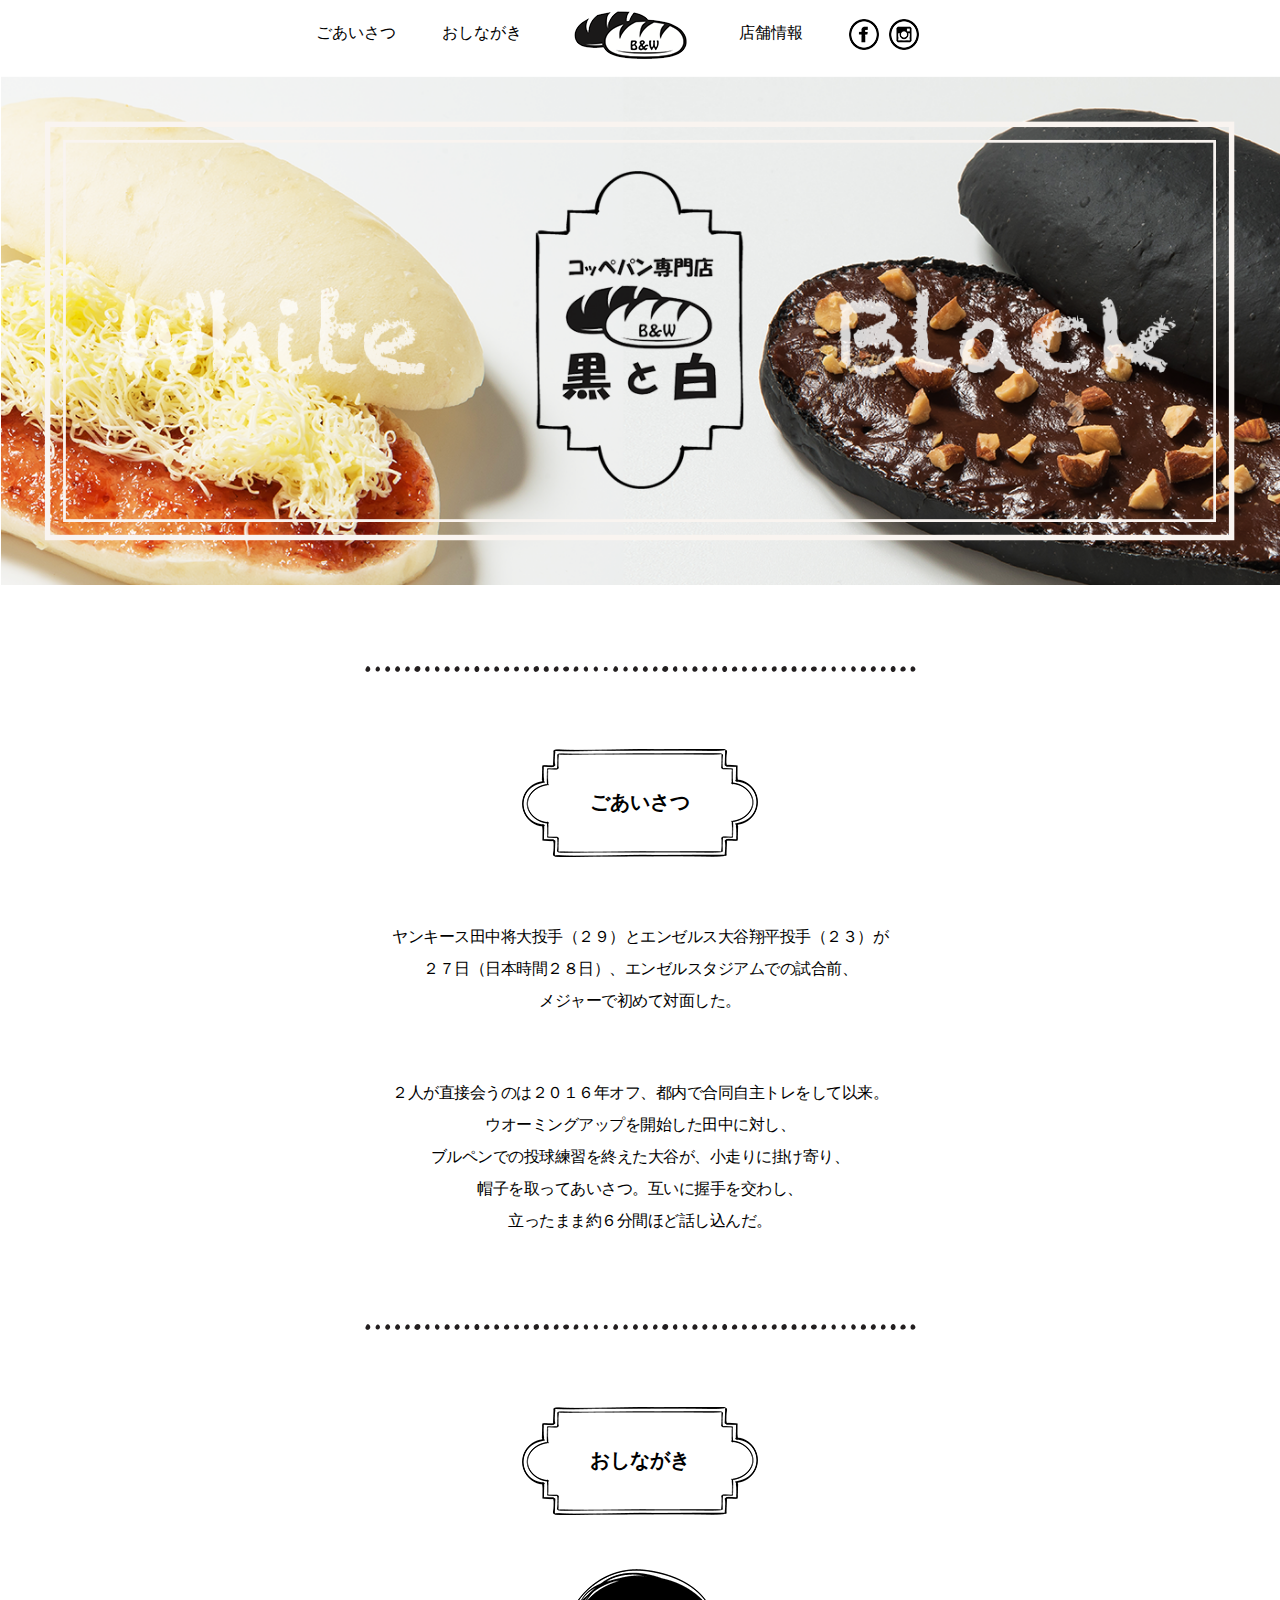
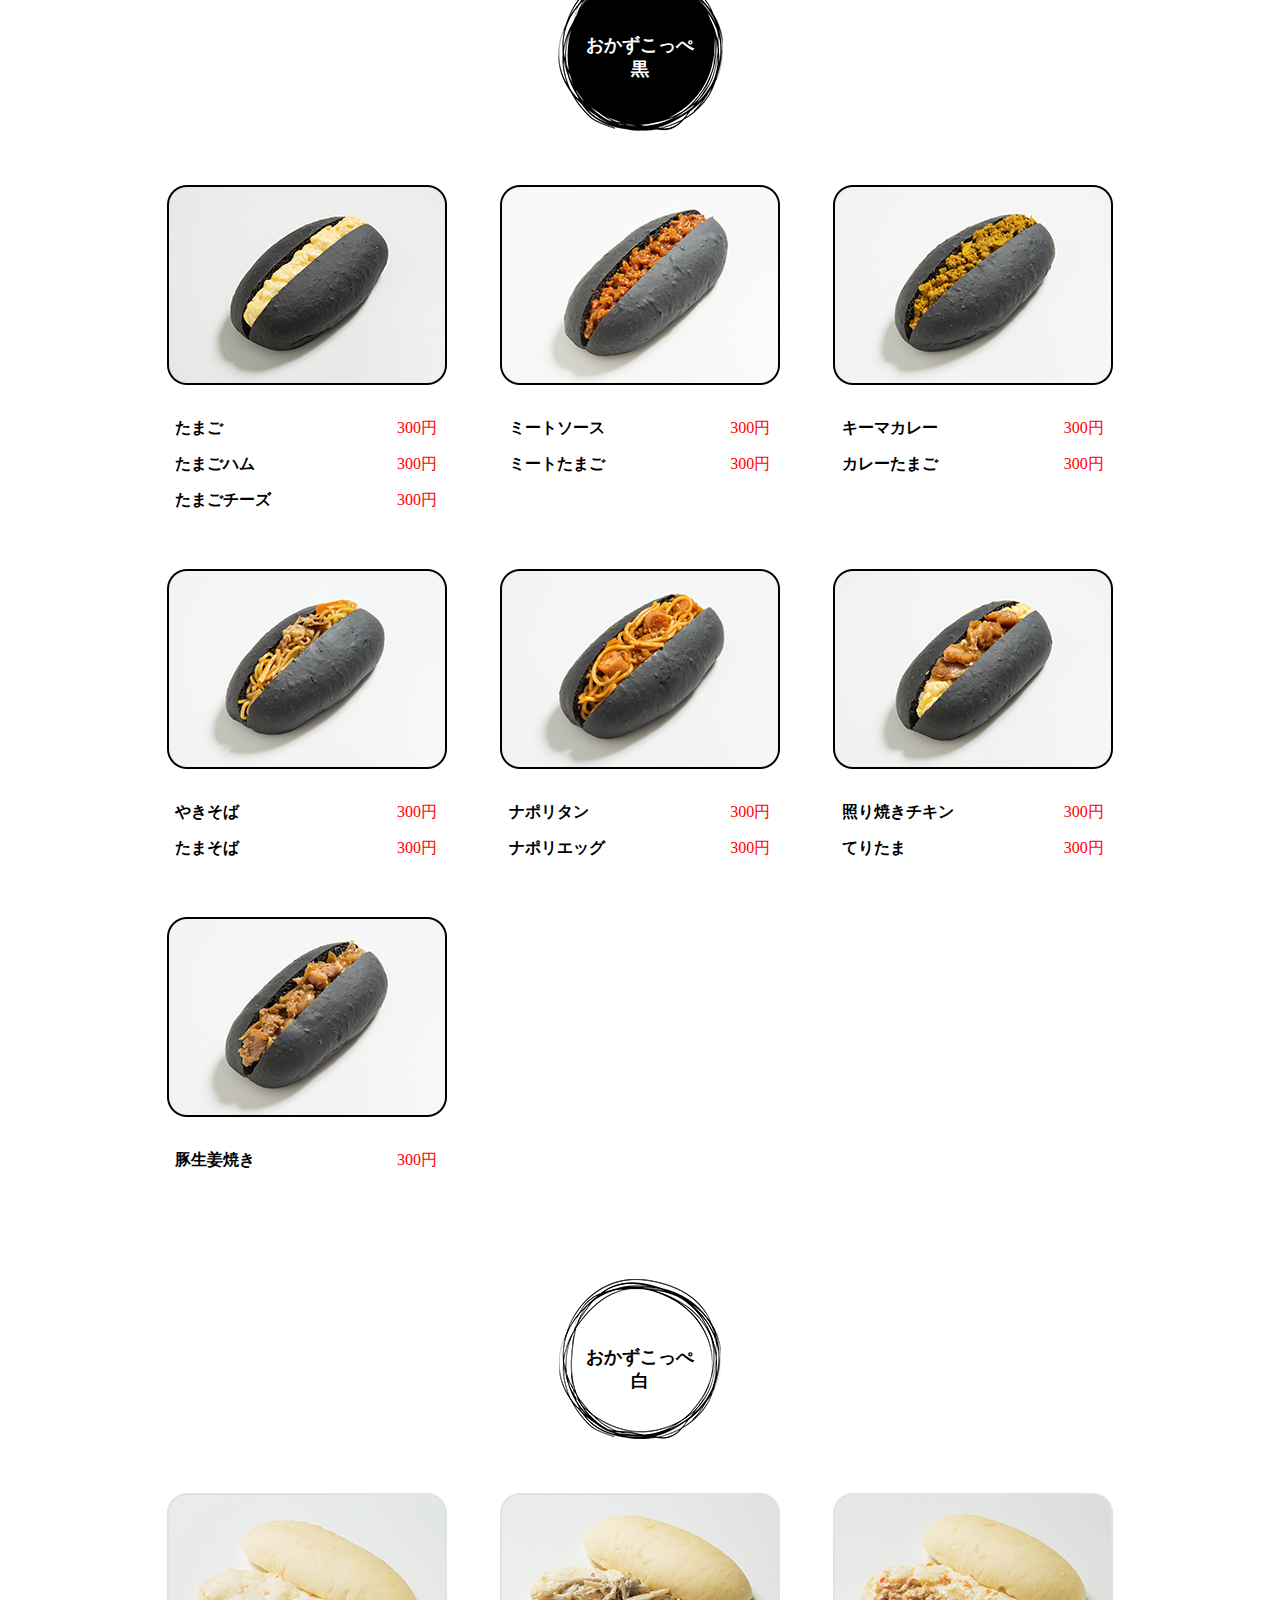
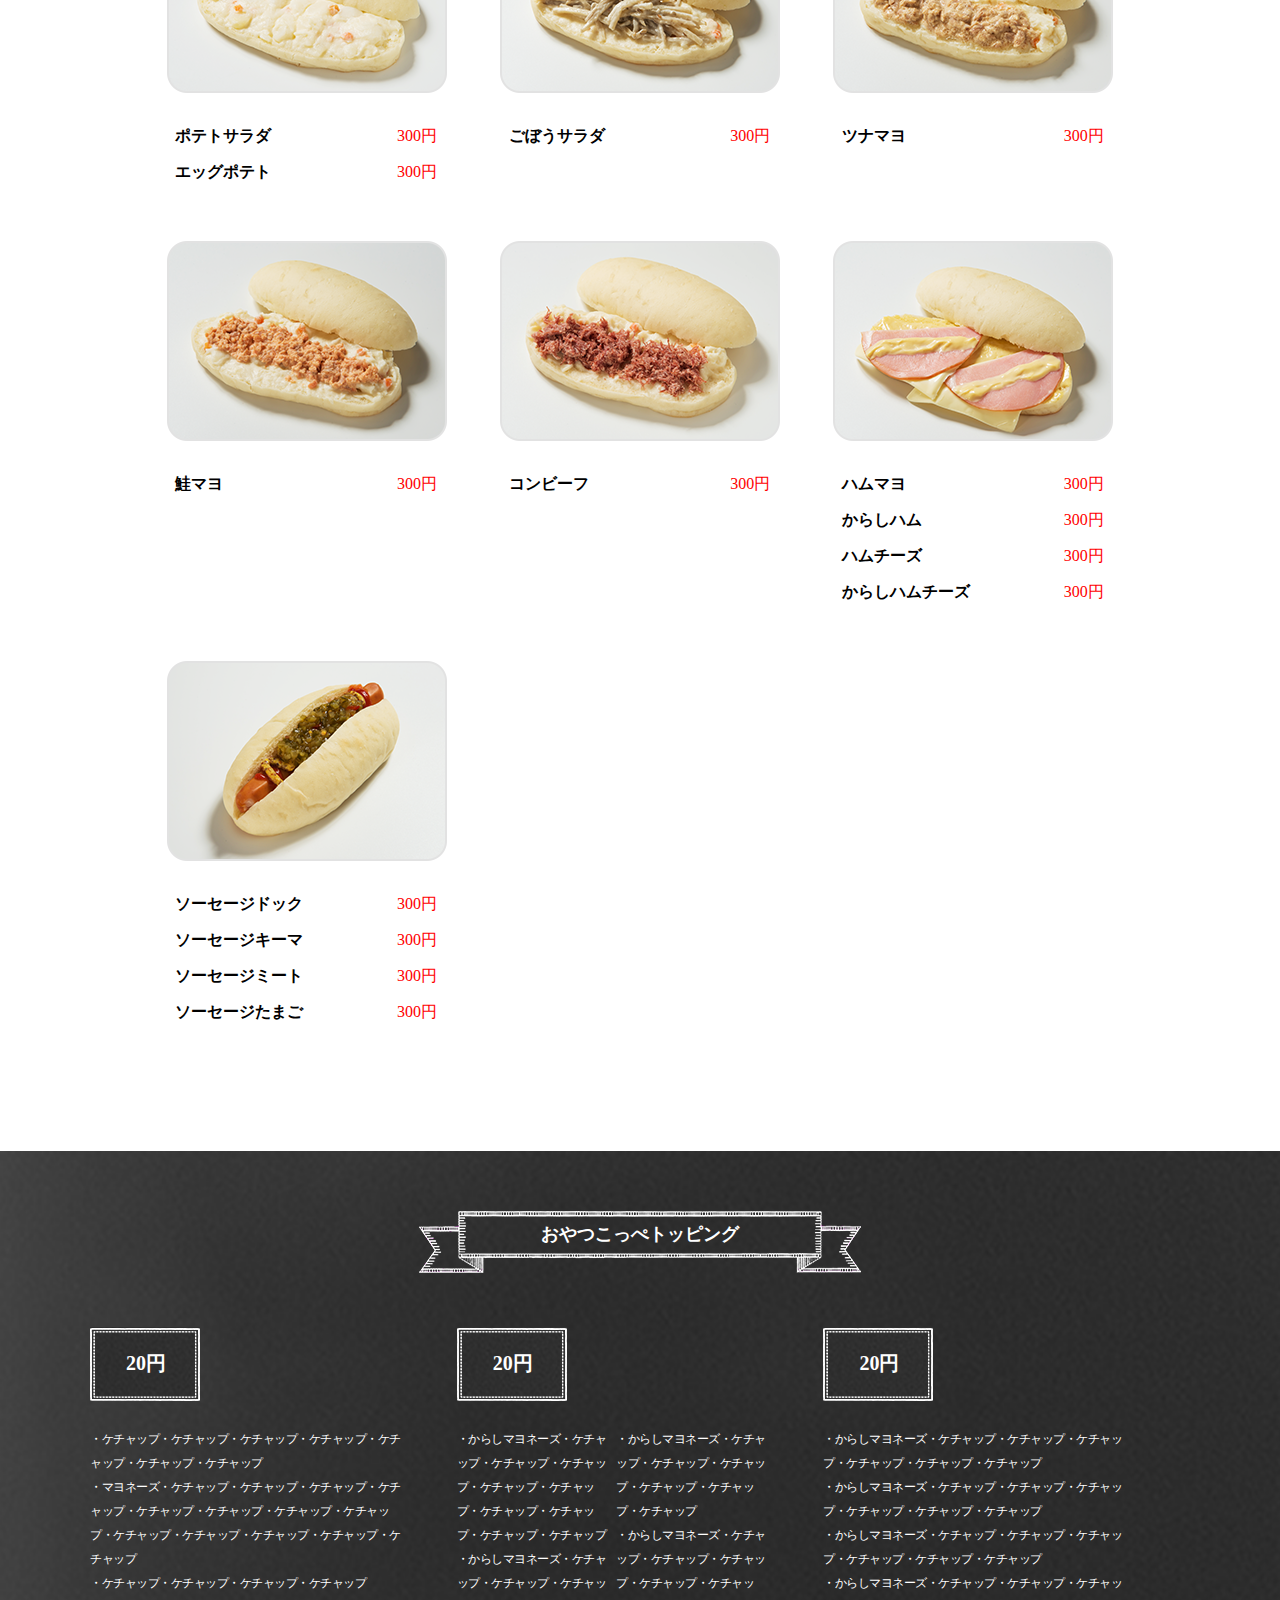
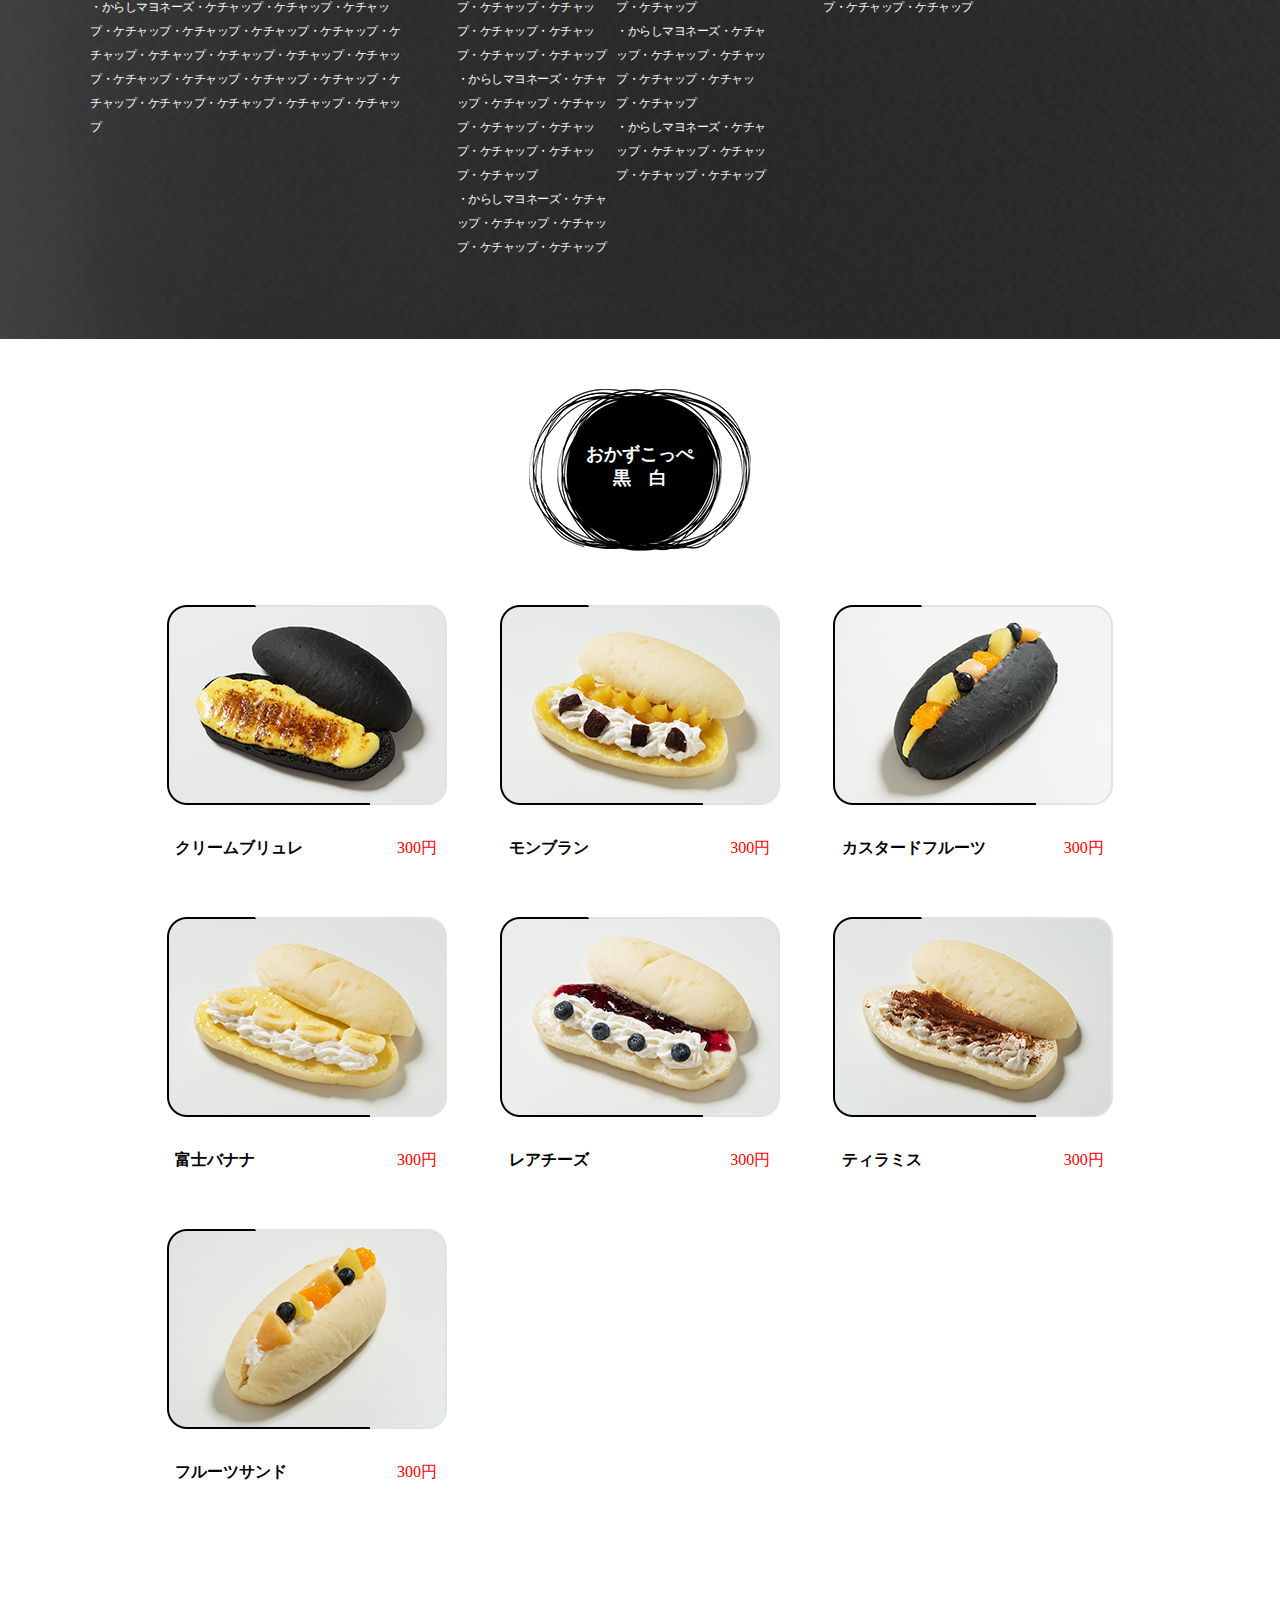
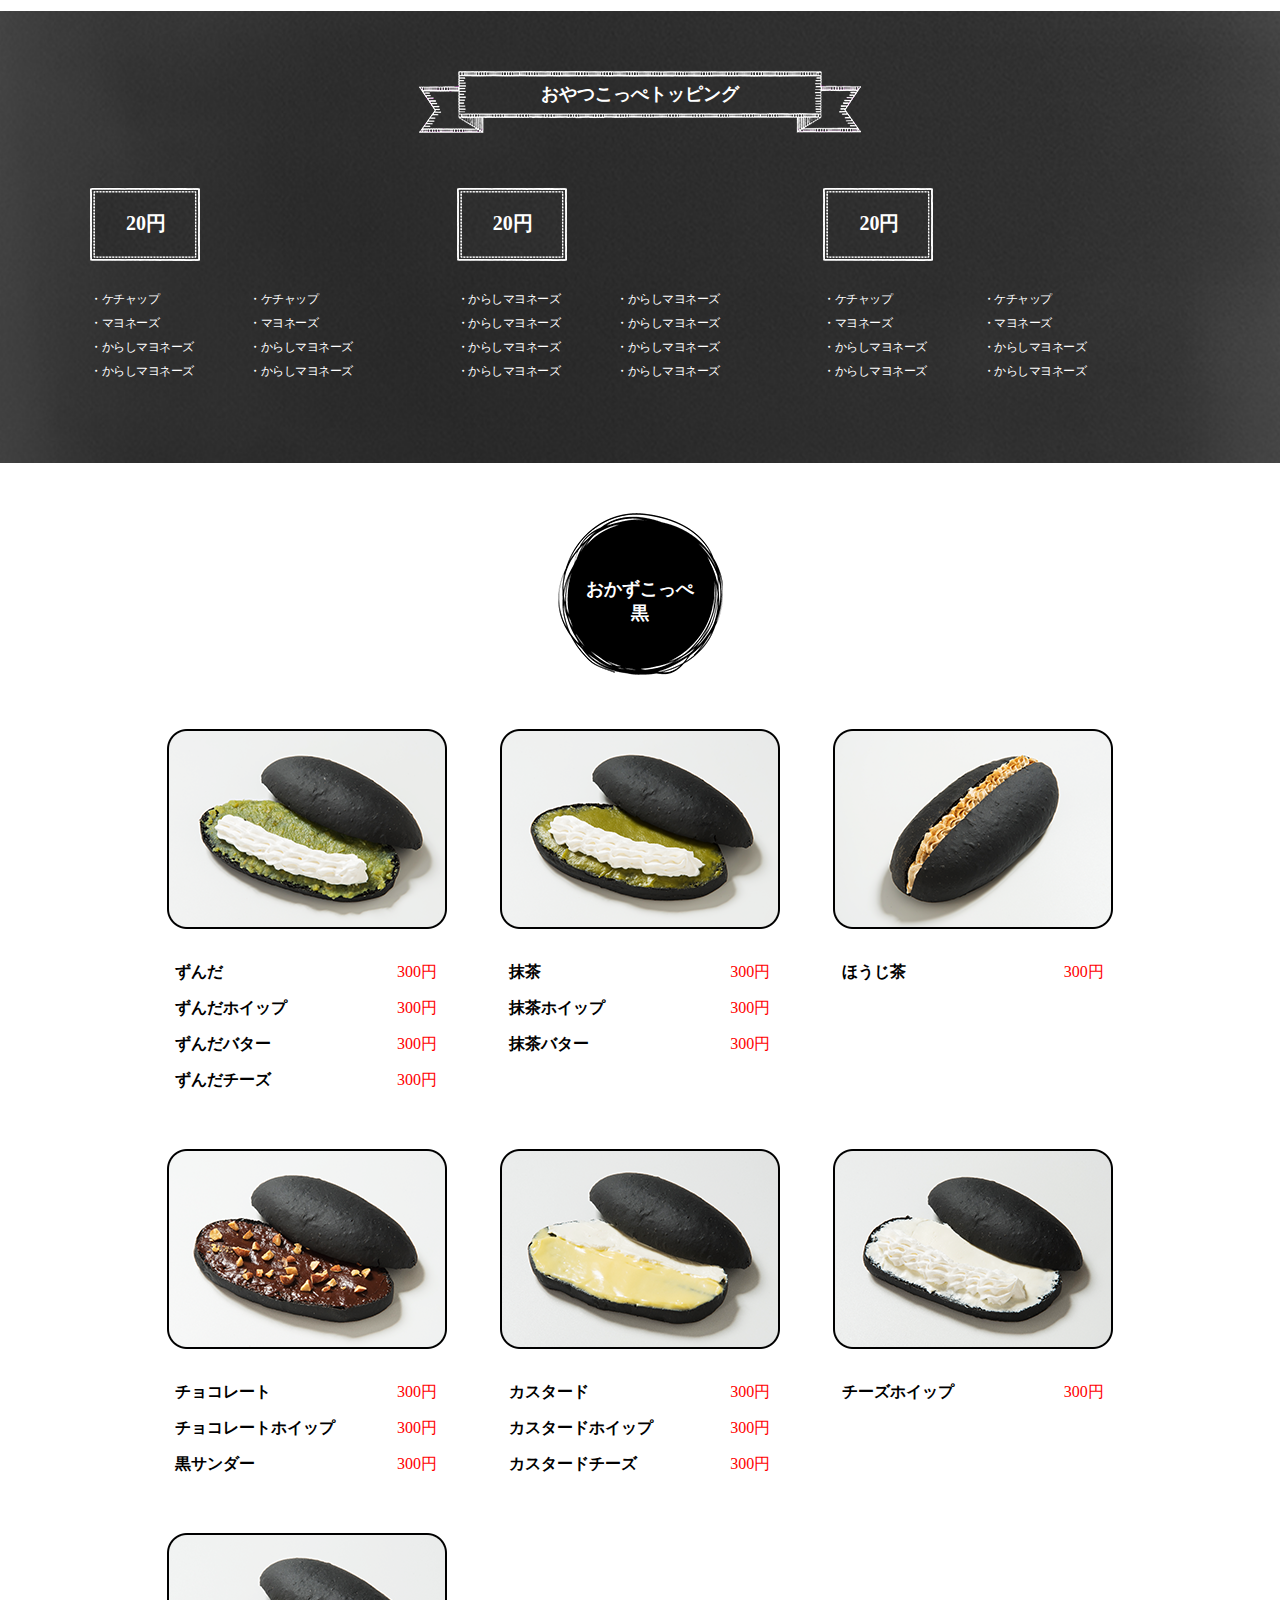
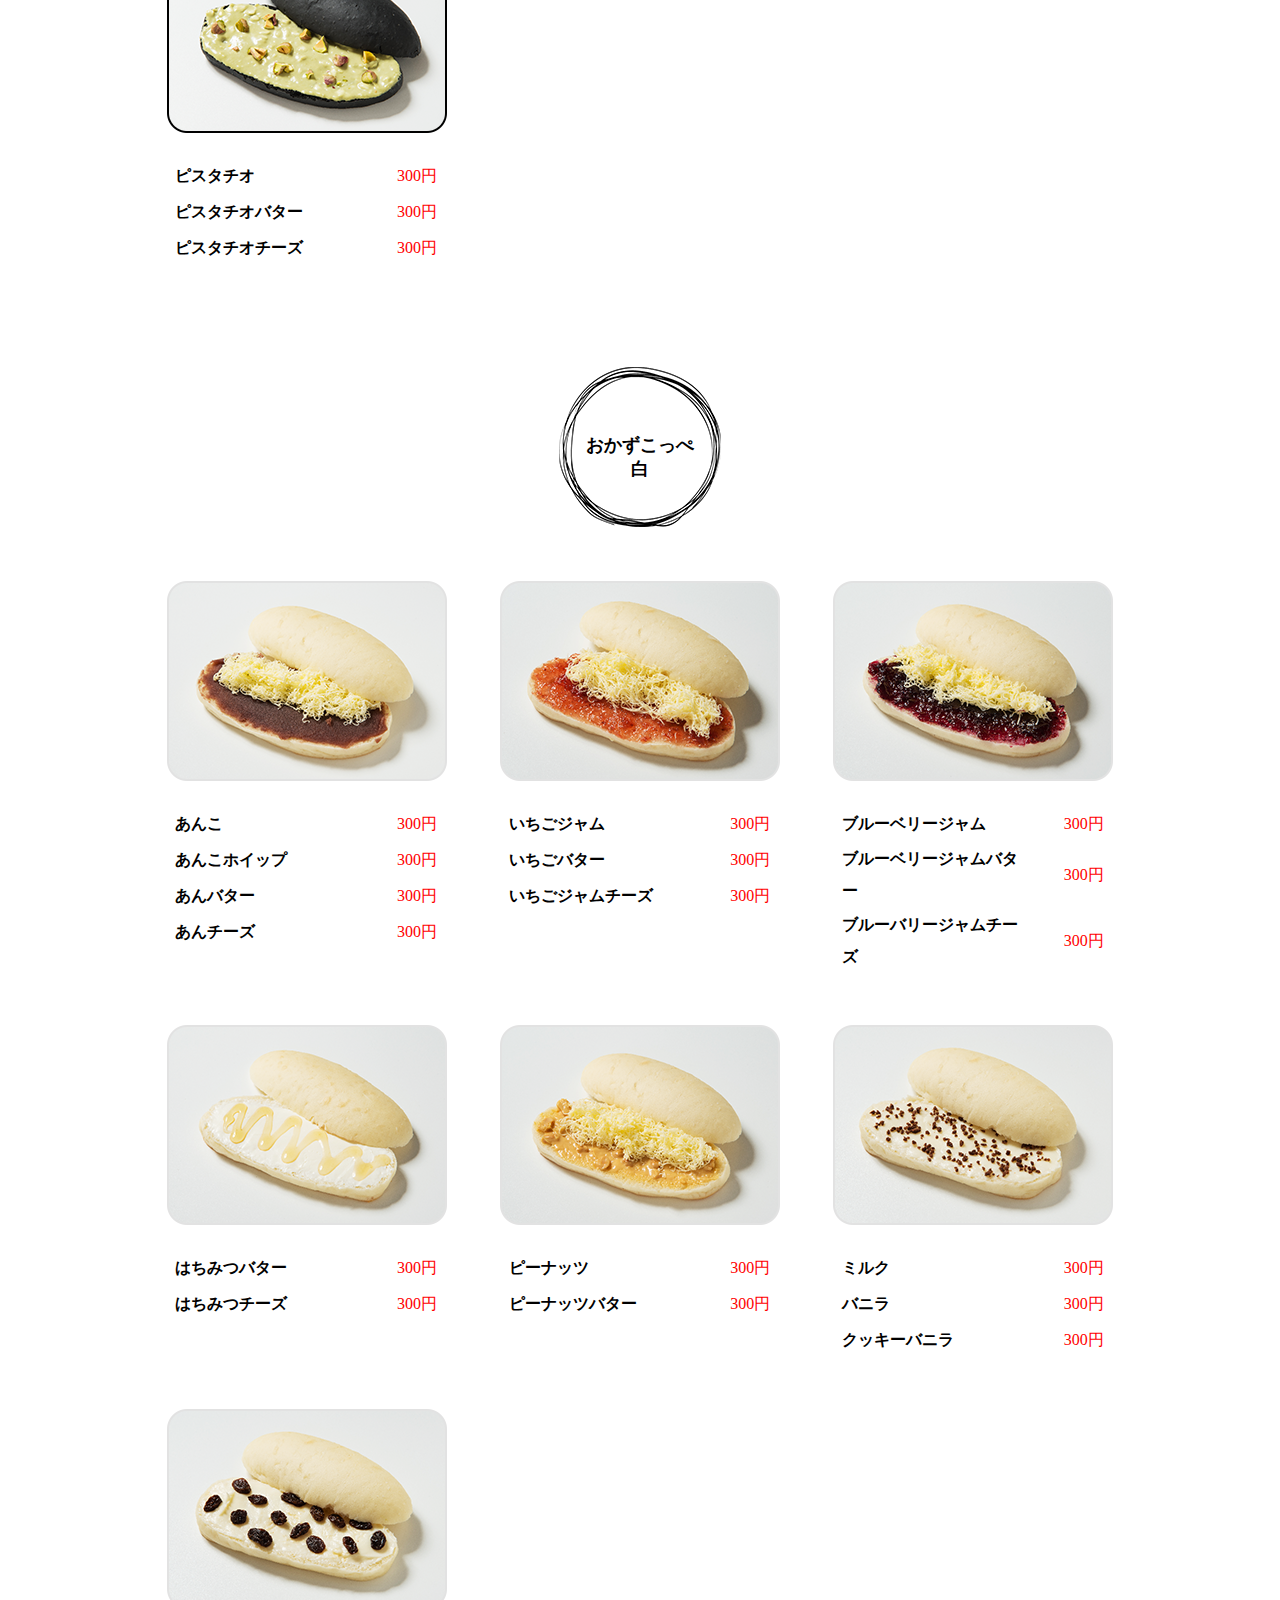
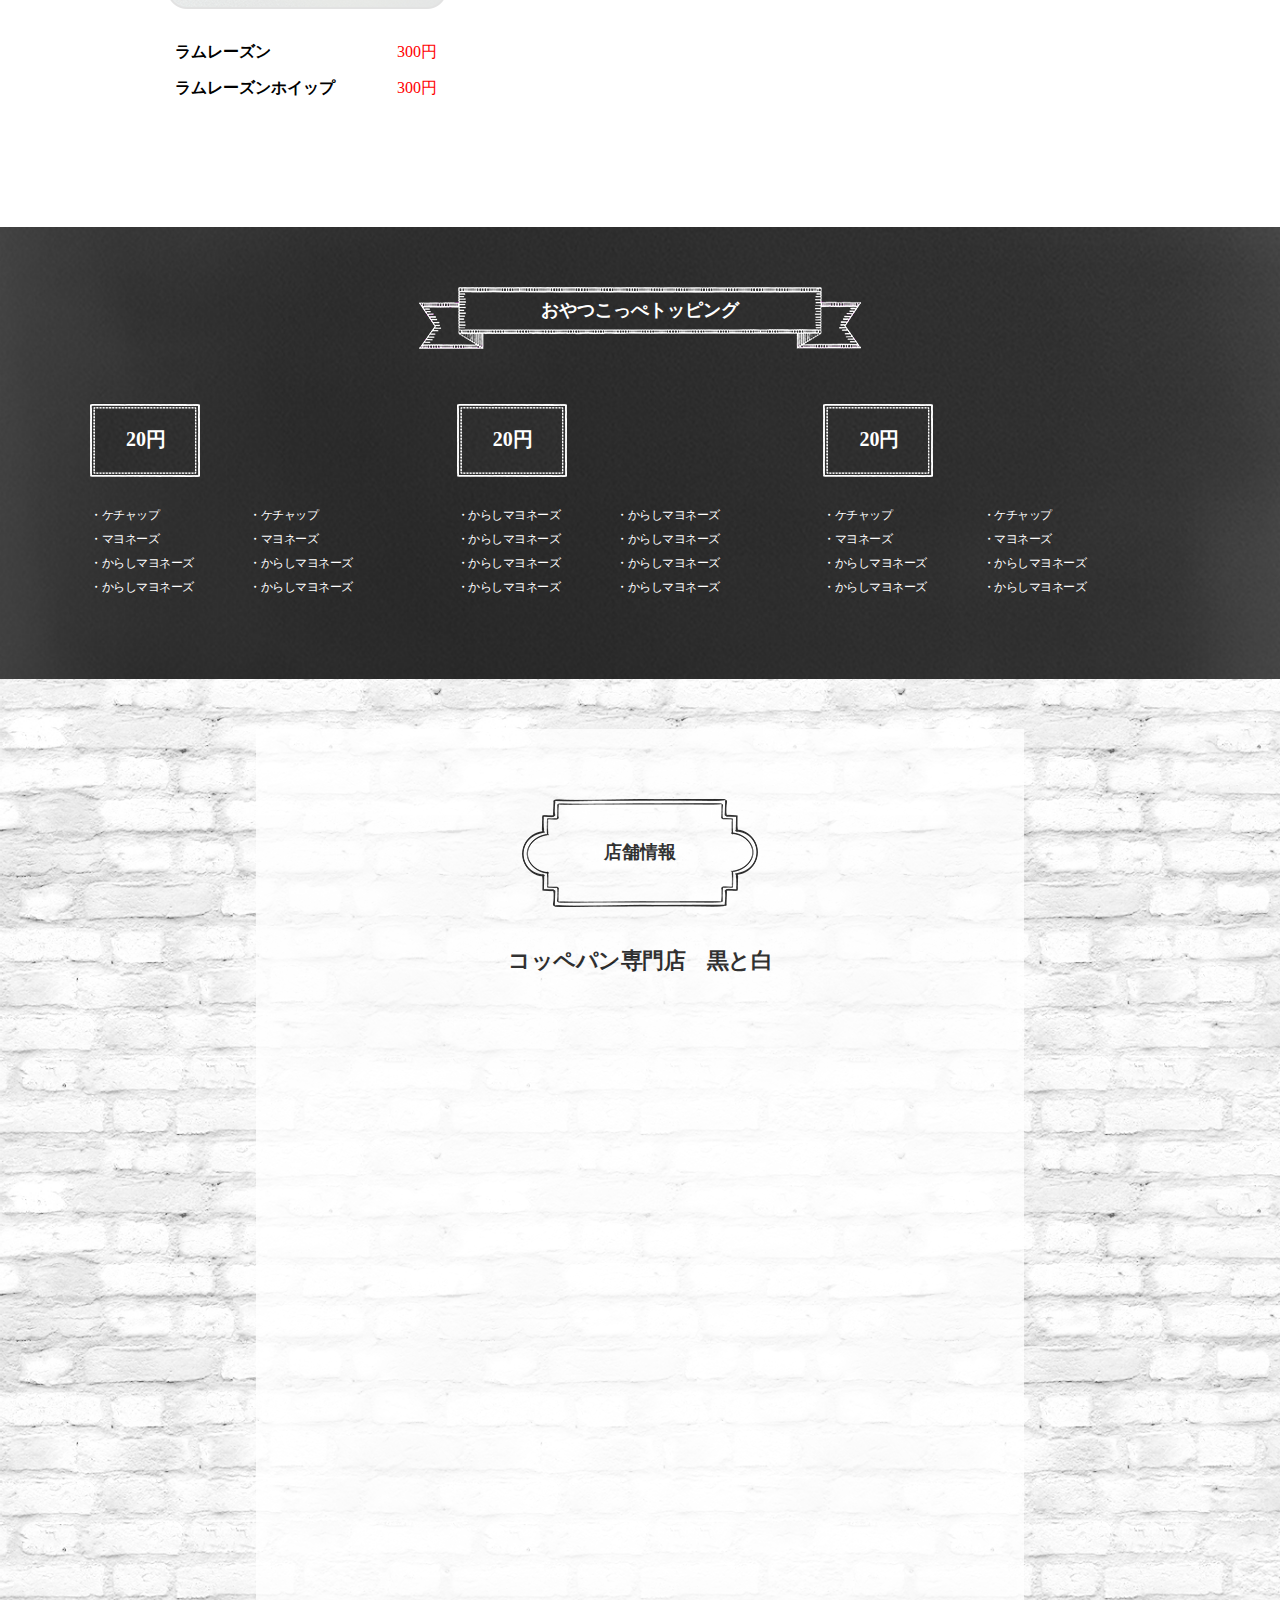
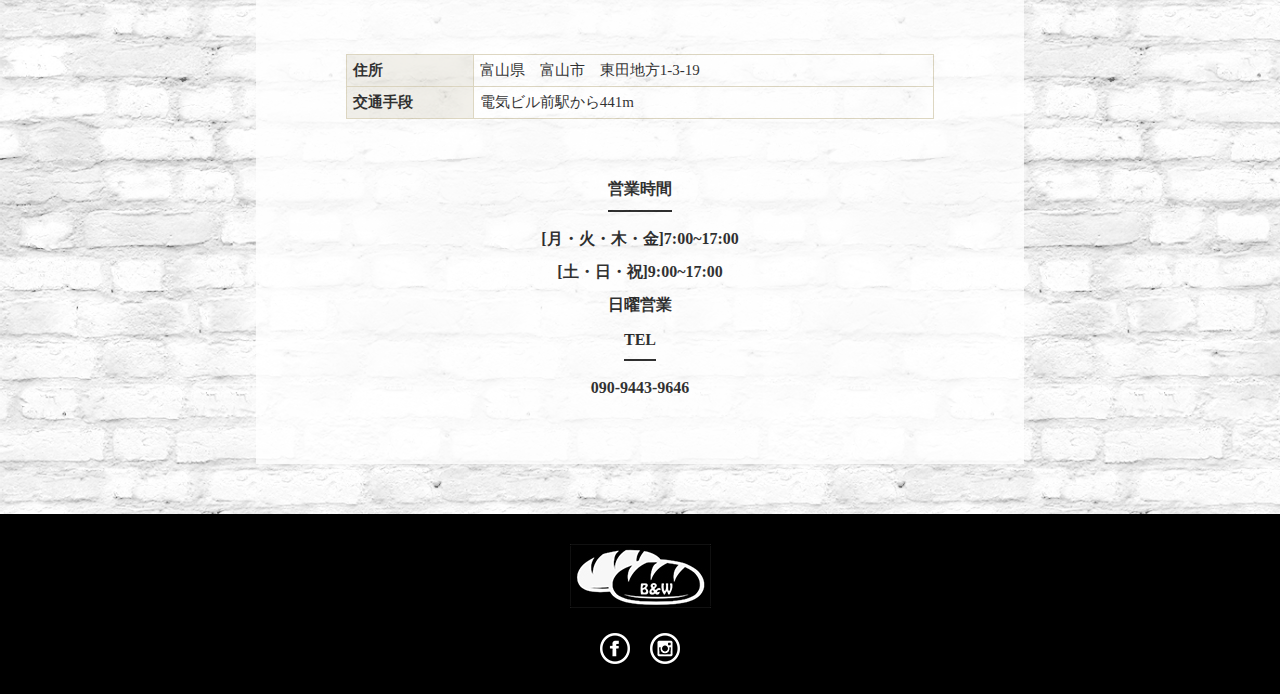
<file: bread/index.html>
<!DOCTYPE html>
<html lang="ja">

<head>
  <meta charset="UTF-8">
  <meta name="viewport" content="wispanh=device-wispanh, initial-scale=1.0">
  <link rel="icon" type="image/png" href="img/favicon.png">
  <link rel="stylesheet" href="style.css">
  <title>コッペパン専門店</title>
  <script src="https://ajax.googleapis.com/ajax/libs/jquery/3.3.1/jquery.min.js"></script>
  <script type="text/javascript">
    $(function() {
      $('.Toggle').click(function() {
        $(this).toggleClass('active');
        if ($(this).hasClass('active')) {
          $('.NavMenu').addClass('active'); //クラスを付与
        } else {
          $('.NavMenu').removeClass('active'); //クラスを外す
        }
      });
    });
  </script>
</head>

<body>
  <header id="header">
    <div class="g_navi">
      <ul>
        <li><a href>ごあいさつ</a></li>
        <li><a href>おしながき</a></li>
        <li><img src="img/pankuzu-pan.png" alt=""></li>
        <li><a href>店舗情報</a></li>
        <li class="face"><a href><img src="img/facebook.png" alt=""></a></li>
        <li><a href><img src="img/instagram.png" alt=""></a></li>
      </ul>
    </div>
    <div class="sp">
      <!-- ナビメニュー部分 -->
      <nav class="NavMenu">
        <ul>
          <li><a href>ごあいさつ</a></li>
          <li><a href>おしながき</a></li>
          <li><a href>店舗情報</a></li>

          <div class="top_sns">
            <li class="fb_sns"><a href><img src="img/facebook.png" alt=""></a></li>
            <li><a href><img src="img/instagram.png" alt=""></a></li>
          </div>
        </ul>
      </nav>

      <!-- ハンバーガーメニュー部分 -->

      <div class="to_lo">
        <div class="Toggle">
          <span></span>
          <span></span>
          <span></span>
          <div class="logo_l"><img src="img/pankuzu-pan.png" alt=""></div>
        </div>
      </div>
    </div>

    <div class="top_img">
      <img src="img/mainbread.png" alt="">
    </div>

  </header>

  <main id="main">
    <div class="about">
      <div class="cen-image-ter">
        <img src="img/kakko.png" alt="">
        <h2 class="head_1">ごあいさつ</h2>
      </div>
      <p>ヤンキース田中将大投手（２９）とエンゼルス大谷翔平投手（２３）が</br>
        ２７日（日本時間２８日）、エンゼルスタジアムでの試合前、</br>
        メジャーで初めて対面した。
      </p>
      <p>
        ２人が直接会うのは２０１６年オフ、都内で合同自主トレをして以来。</br>
        ウオーミングアップを開始した田中に対し、</br>
        ブルペンでの投球練習を終えた大谷が、小走りに掛け寄り、</br>
        帽子を取ってあいさつ。互いに握手を交わし、</br>
        立ったまま約６分間ほど話し込んだ。
      </p>
    </div>

    <!--------------menu------------>
    <div class="menu">
      <div class="cen-image-ter">
        <img src="img/kakko.png" alt="">
        <h2 class="head_1">おしながき</h2>
      </div>

      <!-------------black bread1------------>
      <div class="cen-image-ter">
        <img src="img/circle-bk.png" alt="">
        <h2 class="head_2">おかずこっぺ<br>黒</h2>
      </div>
    <ul class="menu_list">
        <li>
          <img src="img/bread.png" alt="">
          <div class="pricebox">
            <table class="qqq">
              <tr>
                <th>たまご</th><td class="red">300円</td>
              </tr>
              <tr>
                <th>たまごハム</th><td class="red">300円</td>
              </tr>
              <tr>
                <th>たまごチーズ</th><td class="red">300円</td>
              </tr>
            </table>
          </div>
        </li>
        <li class="migi">
          <img src="img/meatsource.png" alt="">
          <div class="pricebox">
            <table class="qqq">
              <tr>
                <th>ミートソース</th><td class="red">300円</td>
              </tr>
              <tr>
                <th>ミートたまご</th><td class="red">300円</td>
              </tr>
            </table>
        </li>
        <li>
          <img src="img/curry.png" alt="">
          <div class="pricebox">
            <table class="qqq">
              <tr>
                <th>キーマカレー</th><td class="red">300円</td>
              </tr>
              <tr>
                <th>カレーたまご</th><td class="red">300円</td>
              </tr>
            </table>
          </div>
        </li>
        <li class="migi">
          <img src="img/yakisoba.png" alt="">
          <div class="pricebox">
            <table class="qqq">
              <tr>
                <th>やきそば</th><td class="red">300円</td>
              </tr>
              <tr>
                <th>たまそば</th><td class="red">300円</td>
              </tr>
            </table>
          </div>
        </li>
        <li>
          <img src="img/napori.png" alt="">
          <div class="pricebox">
            <table class="qqq">
              <tr>
                <th>ナポリタン</th><td class="red">300円</td>
              </tr>
              <tr>
                <th>ナポリエッグ</th><td class="red">300円</td>
              </tr>
            </table>
          </div>
        </li>
        <li class="migi">
          <img src="img/teriyaki.png" alt="">
          <div class="pricebox">
            <table class="qqq">
              <tr>
                <th>照り焼きチキン</th><td class="red">300円</td>
              </tr>
              <tr>
                <th>てりたま</th><td class="red">300円</td>
              </tr>
            </table>
          </div>
        </li>
        <li>
          <img src="img/syouga.png" alt="">
          <div class="pricebox">
            <table class="qqq">
              <tr>
                <th>豚生姜焼き</th><td class="red">300円</td>
              </tr>
            </table>
          </div>
        </li>
      </ul>

      <!-------------white bread1------------>
      <div class="cen-image-ter">
        <img src="img/circle-wh.png" alt="">
        <h2 class="head_3">おかずこっぺ<br>白</h2>
      </div>
      <ul class="menu_list">
        <li>
          <img src="img/potato.png" alt="">
          <div class="pricebox">
            <table class="qqq">
              <tr>
                <th>ポテトサラダ</th><td class="red">300円</td>
              </tr>
              <tr>
                <th>エッグポテト</th><td class="red">300円</td>
              </tr>
            </table>
          </div>
        </li>
        <li class="migi">
          <img src="img/gobou.png" alt="">
          <div class="pricebox">
            <table class="qqq">
              <tr>
                <th>ごぼうサラダ</th><td class="red">300円</td>
              </tr>
            </table>
          </div>
        </li>
        <li>
          <img src="img/tunamayo.png" alt="">
          <div class="pricebox">
            <table class="qqq">
              <tr>
                <th>ツナマヨ</th><td class="red">300円</td>
              </tr>
            </table>
          </div>
        </li>
        <li class="migi">
          <img src="img/syakemayo.png" alt="">
          <div class="pricebox">
            <table class="qqq">
              <tr>
                <th>鮭マヨ</th><td class="red">300円</td>
              </tr>
            </table>
          </div>
        </li>
        <li>
          <img src="img/beef.png" alt="">
          <div class="pricebox">
            <table class="qqq">
              <tr>
                <th>コンビーフ</th><td class="red">300円</td>
              </tr>
            </table>
          </div>
        </li>
        <li class="migi">
          <img src="img/hammayo.png" alt="">
          <div class="pricebox">
            <table class="qqq">
              <tr>
                <th>ハムマヨ</th><td class="red">300円</td>
              </tr>
              <tr>
                <th>からしハム</th><td class="red">300円</td>
              </tr>
              <tr>
                <th>ハムチーズ</th><td class="red">300円</td>
              </tr>
              <tr>
                <th>からしハムチーズ</th><td class="red">300円</td>
              </tr>
            </table>
          </div>
        </li>
        <li>
          <img src="img/sausage.png" alt="">
          <div class="pricebox">
            <table class="qqq">
              <tr>
                <th>ソーセージドック</th><td class="red">300円</td>
              </tr>
              <tr>
                <th>ソーセージキーマ</th><td class="red">300円</td>
              </tr>
              <tr>
                <th>ソーセージミート</th><td class="red">300円</td>
              </tr>
              <tr>
                <th>ソーセージたまご</th><td class="red">300円</td>
              </tr>
            </table>
          </div>
        </li>
      </ul>

      <div class="topping_main">
        <div class="topping_ribbon">
          <img src="img/ribbon.png" alt="">
          <h3 class="topp_head01">おやつこっぺトッピング</h3>
        </div>

        <div class="topping_price">
          <div class="inner">
            <div class="price_img">
              <img src="img/sikaku.png" alt="">
              <p>20円</p>
            </div>
            <ul>
              <li>・ケチャップ・ケチャップ・ケチャップ・ケチャップ・ケチャップ・ケチャップ・ケチャップ<br>
                ・マヨネーズ・ケチャップ・ケチャップ・ケチャップ・ケチャップ・ケチャップ・ケチャップ・ケチャップ・ケチャップ・ケチャップ・ケチャップ・ケチャップ・ケチャップ・ケチャップ<br>
                ・ケチャップ・ケチャップ・ケチャップ・ケチャップ<br>
                ・からしマヨネーズ・ケチャップ・ケチャップ・ケチャップ・ケチャップ・ケチャップ・ケチャップ・ケチャップ・ケチャップ・ケチャップ・ケチャップ・ケチャップ・ケチャップ・ケチャップ・ケチャップ・ケチャップ・ケチャップ・ケチャップ・ケチャップ・ケチャップ・ケチャップ・ケチャップ<br>
              </li>

            </ul>
          </div>

          <div class="inner">
            <div class="price_img">
              <img src="img/sikaku.png" alt="">
              <p>20円</p>
            </div>

            <ul>
              <li>
                ・からしマヨネーズ・ケチャップ・ケチャップ・ケチャップ・ケチャップ・ケチャップ・ケチャップ・ケチャップ・ケチャップ・ケチャップ</br>
                ・からしマヨネーズ・ケチャップ・ケチャップ・ケチャップ・ケチャップ・ケチャップ・ケチャップ・ケチャップ・ケチャップ・ケチャップ</br>
                ・からしマヨネーズ・ケチャップ・ケチャップ・ケチャップ・ケチャップ・ケチャップ・ケチャップ・ケチャップ・ケチャップ</br>
                ・からしマヨネーズ・ケチャップ・ケチャップ・ケチャップ・ケチャップ・ケチャップ</br>

              </li>
              <li>
                ・からしマヨネーズ・ケチャップ・ケチャップ・ケチャップ・ケチャップ・ケチャップ・ケチャップ</br>
                ・からしマヨネーズ・ケチャップ・ケチャップ・ケチャップ・ケチャップ・ケチャップ・ケチャップ</br>
                ・からしマヨネーズ・ケチャップ・ケチャップ・ケチャップ・ケチャップ・ケチャップ・ケチャップ</br>
                ・からしマヨネーズ・ケチャップ・ケチャップ・ケチャップ・ケチャップ・ケチャップ</br>

              </li>
            </ul>
          </div>

          <div class="inner">
            <div class="price_img">
              <img src="img/sikaku.png" alt="">
              <p>20円</p>
            </div>
            <ul>
              <li>
                ・からしマヨネーズ・ケチャップ・ケチャップ・ケチャップ・ケチャップ・ケチャップ・ケチャップ</br>
                ・からしマヨネーズ・ケチャップ・ケチャップ・ケチャップ・ケチャップ・ケチャップ・ケチャップ</br>
                ・からしマヨネーズ・ケチャップ・ケチャップ・ケチャップ・ケチャップ・ケチャップ・ケチャップ</br>
                ・からしマヨネーズ・ケチャップ・ケチャップ・ケチャップ・ケチャップ・ケチャップ</br>

              </li>
            </ul>
          </div>
        </div>
      </div>



      <!-------------sweet------------>
      <div class="sweet">
        <div class="cen-image-ter">
          <img src="img/circle-bk-1.png" alt="">
          <h2 class="head_3">おかずこっぺ<br>黒　白</h2>
        </div>
        <ul class="menu_list">
          <li>
            <img src="img/cream.png" alt="">
            <div class="pricebox">
              <table class="qqq">
                <tr>
                  <th>クリームブリュレ</th><td class="red">300円</td>
                </tr>
              </table>
            </div>
          </li>
          <li class="migi">
            <img src="img/monbran.png" alt="">
            <div class="pricebox">
              <table class="qqq">
                <tr>
                  <th>モンブラン</th><td class="red">300円</td>
                </tr>
              </table>
            </div>
          </li>
          <li>
            <img src="img/castard.png" alt="">
            <div class="pricebox">
              <table class="qqq">
                <tr>
                  <th>カスタードフルーツ</th><td class="red">300円</td>
                </tr>
              </table>
            </div>
          </li>
          <li class="migi">
            <img src="img/fujibanana.png" alt="">
            <div class="pricebox">
              <table class="qqq">
                <tr>
                  <th>富士バナナ</th><td class="red">300円</td>
                </tr>
              </table>
            </div>
          </li>
          <li>
            <img src="img/cheese.png" alt="">
            <div class="pricebox">
              <table class="qqq">
                <tr>
                  <th>レアチーズ</th><td class="red">300円</td>
                </tr>
              </table>
            </div>
          </li>
          <li class="migi">
            <img src="img/mis.png" alt="">
            <div class="pricebox">
              <table class="qqq">
                <tr>
                  <th>ティラミス</th><td class="red">300円</td>
                </tr>
              </table>
            </div>
          </li>
          <li>
            <img src="img/fruits.png" alt="">
            <div class="pricebox">
              <table class="qqq">
                <tr>
                  <th>フルーツサンド</th><td class="red">300円</td>
                </tr>
              </table>
            </div>
          </li>
        </ul>
      </div>

      <div class="topping_main">
        <div class="topping_ribbon">
          <img src="img/ribbon.png" alt="">
          <h3 class="topp_head01">おやつこっぺトッピング</h3>
        </div>

        <div class="topping_price">
          <div class="inner">
            <div class="price_img">
              <img src="img/sikaku.png" alt="">
              <p>20円</p>
            </div>
            <ul>
              <li>・ケチャップ<br>
                ・マヨネーズ<br>
                ・からしマヨネーズ<br>
                ・からしマヨネーズ<br>
              </li>
              <li>・ケチャップ<br>
                ・マヨネーズ<br>
                ・からしマヨネーズ<br>
                ・からしマヨネーズ<br>
              </li>
            </ul>
          </div>

          <div class="inner">
            <div class="price_img">
              <img src="img/sikaku.png" alt="">
              <p>20円</p>
            </div>

            <ul>
              <li>
                ・からしマヨネーズ</br>
                ・からしマヨネーズ</br>
                ・からしマヨネーズ</br>
                ・からしマヨネーズ</br>

              </li>
              <li>
                ・からしマヨネーズ</br>
                ・からしマヨネーズ</br>
                ・からしマヨネーズ</br>
                ・からしマヨネーズ</br>

              </li>

            </ul>
          </div>

          <div class="inner">
            <div class="price_img">
              <img src="img/sikaku.png" alt="">
              <p>20円</p>
            </div>
            <ul>
              <li>・ケチャップ<br>
                ・マヨネーズ<br>
                ・からしマヨネーズ<br>
                ・からしマヨネーズ<br>
              </li>
              <li>・ケチャップ<br>
                ・マヨネーズ<br>
                ・からしマヨネーズ<br>
                ・からしマヨネーズ<br>
              </li>
            </ul>
          </div>
        </div>
      </div>

      <!-------------black bread1------------>
      <div class="cen-image-ter">
        <img src="img/circle-bk.png" alt="">
        <h2 class="head_2">おかずこっぺ<br>黒</h2>
      </div>
      <ul class="menu_list">
        <li>
          <img src="img/zunda.png" alt="">
          <div class="pricebox">
            <table class="qqq">
              <tr>
                <th>ずんだ</th><td class="red">300円</td>
              </tr>
              <tr>
                <th>ずんだホイップ</th><td class="red">300円</td>
              </tr>
              <tr>
                <th>ずんだバター</th><td class="red">300円</td>
              </tr>
              <tr>
                <th>ずんだチーズ</th><td class="red">300円</td>
              </tr>
            </table>
          </div>
        </li>
        <li class="migi">
          <img src="img/mattya.png" alt="">
          <div class="pricebox">
            <table class="qqq">
            <tr>
              <th>抹茶</th><td class="red">300円</td>
            </tr>
            <tr>
              <th>抹茶ホイップ</th><td class="red">300円</td>
            </tr>
            <tr>
              <th>抹茶バター</th><td class="red">300円</td>
            </tr>
          </table>
          </div>
        </li>
        <li>
          <img src="img/houji.png" alt="">
          <div class="pricebox">
            <table class="qqq">
            <tr>
              <th>ほうじ茶</th><td class="red">300円</td>
            </tr>
          </table>
          </div>
        </li>
        <li>
          <img src="img/choko.png" alt="">
          <div class="pricebox">
            <table class="qqq">
            <tr>
              <th>チョコレート</th><td class="red">300円</td>
            </tr>
            <tr>
              <th>チョコレートホイップ</th><td class="red">300円</td>
            </tr>
            <tr>
              <th>黒サンダー</th><td class="red">300円</td>
            </tr>
          </table>
          </div>
        </li>
        <li class="migi">
          <img src="img/caswhite.png" alt="">
          <div class="pricebox">
            <table class="qqq">
            <tr>
              <th>カスタード</th><td class="red">300円</td>
            </tr>
            <tr>
              <th>カスタードホイップ</th><td class="red">300円</td>
            </tr>
            <tr>
              <th>カスタードチーズ</th><td class="red">300円</td>
            </tr>
          </table>
          </div>
        </li>

        <li class="migi">
          <img src="img/cheesehoip.png" alt="">
          <div class="pricebox">
            <table class="qqq">
            <tr>
              <th>チーズホイップ</th><td class="red">300円</td>
            </tr>
          </table>
          </div>
        </li>
        <li>
          <img src="img/pistachio.png" alt="">
          <div class="pricebox">
            <table class="qqq">
            <tr>
              <th>ピスタチオ</th><td class="red">300円</td>
            </tr>
            <tr>
              <th>ピスタチオバター</th><td class="red">300円</td>
            </tr>
            <tr>
              <th>ピスタチオチーズ</th><td class="red">300円</td>
            </tr>
          </table>
          </div>
        </li>
      </ul>

      <!-------------white bread1------------>
      <div class="cen-image-ter">
        <img src="img/circle-wh.png" alt="">
        <h2 class="head_3">おかずこっぺ<br>白</h2>
      </div>
      <ul class="menu_list">
        <li>
          <img src="img/anko.png" alt="">
          <div class="pricebox">
          <table class="qqq">
            <tr>
              <th>あんこ</th><td class="red">300円</td>
            </tr>
            <tr>
              <th>あんこホイップ</th><td class="red">300円</td>
            </tr>
            <tr>
              <th>あんバター</th><td class="red">300円</td>
            </tr>
            <tr>
              <th>あんチーズ</th><td class="red">300円</td>
            </tr>
          </table>
          </div>
        </li>
        <li class="migi">
          <img src="img/strawberry.png" alt="">
          <div class="pricebox">
            <table class="qqq">
              <tr>
                <th>いちごジャム</th><td class="red">300円</td>
              </tr>
              <tr>
                <th>いちごバター</th><td class="red">300円</td>
              </tr>
              <tr>
                <th>いちごジャムチーズ</th><td class="red">300円</td>
              </tr>
            </table>
          </div>
        </li>
        <li>
          <img src="img/blueberry.png" alt="">
          <div class="pricebox">
            <table class="qqq">
              <tr>
                <th>ブルーベリージャム</th><td class="red">300円</td>
              </tr>
              <tr>
                <th>ブルーベリージャムバター</th><td class="red">300円</td>
              </tr>
              <tr>
                <th>ブルーバリージャムチーズ</th><td class="red">300円</td>
              </tr>
            </table>
          </div>
        </li>
        <li class="migi">
          <img src="img/honey.png" alt="">
          <div class="pricebox">
            <table class="qqq">
              <tr>
                <th>はちみつバター</th><td class="red">300円</td>
              </tr>
              <tr>
                <th>はちみつチーズ</th><td class="red">300円</td>
              </tr>
              <tr>
            </table>
          </div>
        </li>
        <li>
          <img src="img/peanut.png" alt="">
          <div class="pricebox">
            <table class="qqq">
              <tr>
                <th>ピーナッツ</th><td class="red">300円</td>
              </tr>
              <tr>
                <th>ピーナッツバター</th><td class="red">300円</td>
              </tr>
              <tr>
            </table>
          </div>
        </li>
        <li class="migi">
          <img src="img/milk.png" alt="">
          <div class="pricebox">
            <table class="qqq">
              <tr>
                <th>ミルク</th><td class="red">300円</td>
              </tr>
              <tr>
                <th>バニラ</th><td class="red">300円</td>
              </tr>
              <tr>
                <th>クッキーバニラ</th><td class="red">300円</td>
              </tr>
            </table>
          </div>
        </li>
        <li>
          <img src="img/ram.png" alt="">
          <div class="pricebox">
            <table class="qqq">
              <tr>
                <th>ラムレーズン</th><td class="red">300円</td>
              </tr>
              <tr>
                <th>ラムレーズンホイップ</th><td class="red">300円</td>
              </tr>
            </table>
          </div>
        </li>
      </ul>

      <div class="topping_main">
        <div class="topping_ribbon">
          <img src="img/ribbon.png" alt="">
          <h3 class="topp_head01">おやつこっぺトッピング</h3>
        </div>

        <div class="topping_price">
          <div class="inner">
            <div class="price_img">
              <img src="img/sikaku.png" alt="">
              <p>20円</p>
            </div>
            <ul>
              <li>・ケチャップ<br>
                ・マヨネーズ<br>
                ・からしマヨネーズ<br>
                ・からしマヨネーズ<br>
              </li>
              <li>・ケチャップ<br>
                ・マヨネーズ<br>
                ・からしマヨネーズ<br>
                ・からしマヨネーズ<br>
              </li>
            </ul>
          </div>

          <div class="inner">
            <div class="price_img">
              <img src="img/sikaku.png" alt="">
              <p>20円</p>
            </div>

            <ul>
              <li>
                ・からしマヨネーズ</br>
                ・からしマヨネーズ</br>
                ・からしマヨネーズ</br>
                ・からしマヨネーズ</br>

              </li>
              <li>
                ・からしマヨネーズ</br>
                ・からしマヨネーズ</br>
                ・からしマヨネーズ</br>
                ・からしマヨネーズ</br>

              </li>
            </ul>
          </div>

          <div class="inner">
            <div class="price_img">
              <img src="img/sikaku.png" alt="">
              <p>20円</p>
            </div>
            <ul>
              <li>・ケチャップ<br>
                ・マヨネーズ<br>
                ・からしマヨネーズ<br>
                ・からしマヨネーズ<br>
              </li>
              <li>・ケチャップ<br>
                ・マヨネーズ<br>
                ・からしマヨネーズ<br>
                ・からしマヨネーズ<br>
              </li>
            </ul>
          </div>
        </div>
      </div>


      <!-------------google map------------>

      <div class="googlemap">
        <div class="whmap">
          <div class="cen-image-ter">
            <img src="img/kakko.png" alt="">
            <h2 class="head_1">店舗情報</h2>
          </div>
          <p>コッペパン専門店　黒と白</p>

          <div class="ggm">
            <iframe
              src="https://www.google.com/maps/embed?pb=!1m18!1m12!1m3!1d3199.102061308161!2d137.21861731495304!3d36.69608528125379!2m3!1f0!2f0!3f0!3m2!1i1024!2i768!4f13.1!3m3!1m2!1s0x5ff79091b82096d3%3A0xd548860070848811!2z44Kz44OD44Oa44OR44Oz5bCC6ZaA5bqXIOm7kuOBqOeZvQ!5e0!3m2!1sja!2sjp!4v1558403550470!5m2!1sja!2sjp"
              wispanh="100%" height="500" frameborder="0" style="border:0" allowfullscreen></iframe>
          </div>
          <table class="pc">
            <tr>
              <th>住所</th>
              <td>富山県　富山市　東田地方1-3-19</td>
            </tr>
            <tr>
              <th>交通手段</th>
              <td>電気ビル前駅から441m</td>
            </tr>
          </table>
          <div class="pc">
            <dl>
              <dt>営業時間</dt><br>
              <dd>
                [月・火・木・金]7:00~17:00<br>
                [土・日・祝]9:00~17:00<br>
                日曜営業
              </dd>
              <dt>TEL</dt><br>
              <dd>090-9443-9646</dd>
            </dl>
          </div>
          <div class="sp">
            <dl>
              <dt>住所</dt>
              <dd>富山県　富山市　東田地方1-3-19<br>
                電気ビル前駅から441m
              </dd>
              <dt>営業時間</dt>
              <dd>
                [月・火・木・金]7:00~17:00<br>
                [土・日・祝]9:00~17:00<br>
                日曜営業
              </dd>
              <dt>定休日</dt>
              <dd>水曜日</dd>
              <dt>TEL</dt>
              <dd>090-9443-9646</dd>
            </dl>
          </div>
        </div>
      </div>

      <!-------------footer------------>
      <div id="footer">
        <div class="g_navi">
          <img src="img/f-logo.jpg" alt="">
        </div>
        <div class="low_sns">
          <li><a href><img src="img/facebook-1.png" alt=""></a></li>
          <li class="insta"><a href><img src="img/instagram-1.png" alt=""></a></li>
        </div>
      </div>
    </div>
  </main>
</body>
</html>
</file>
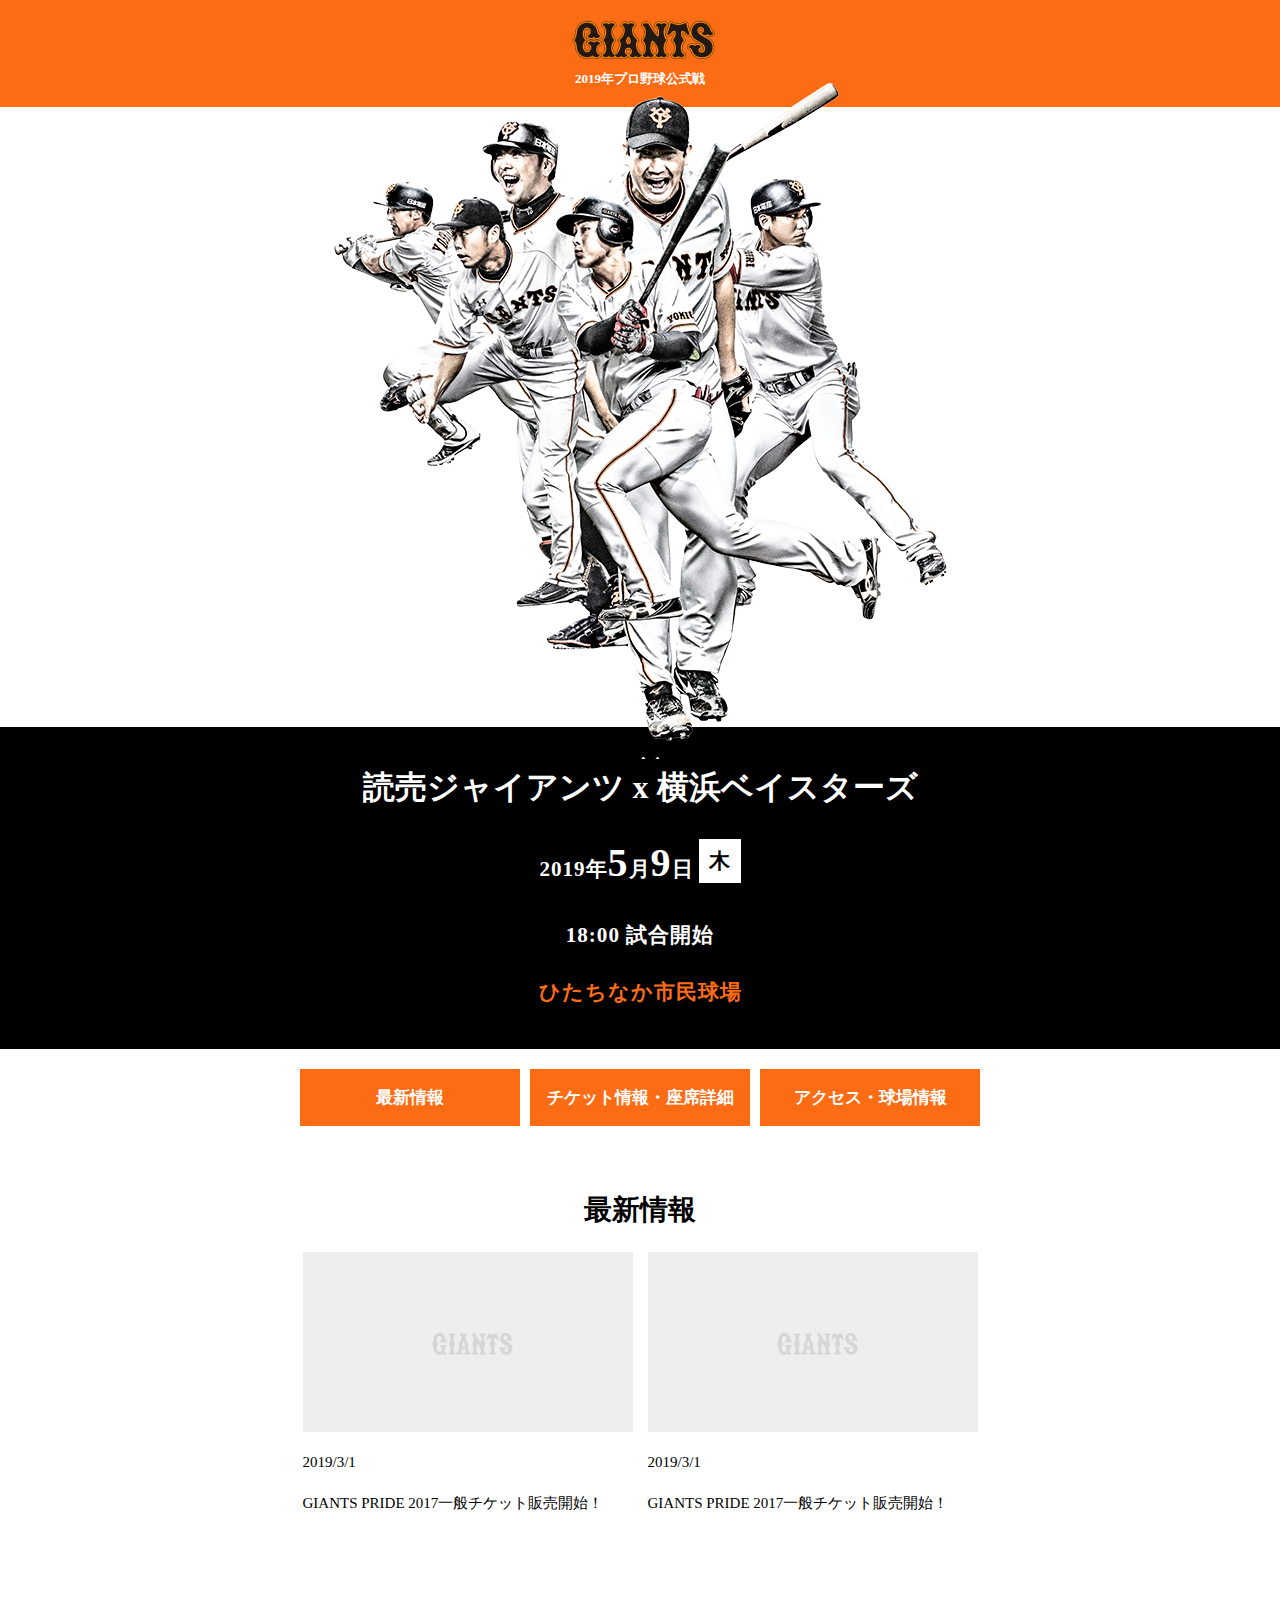
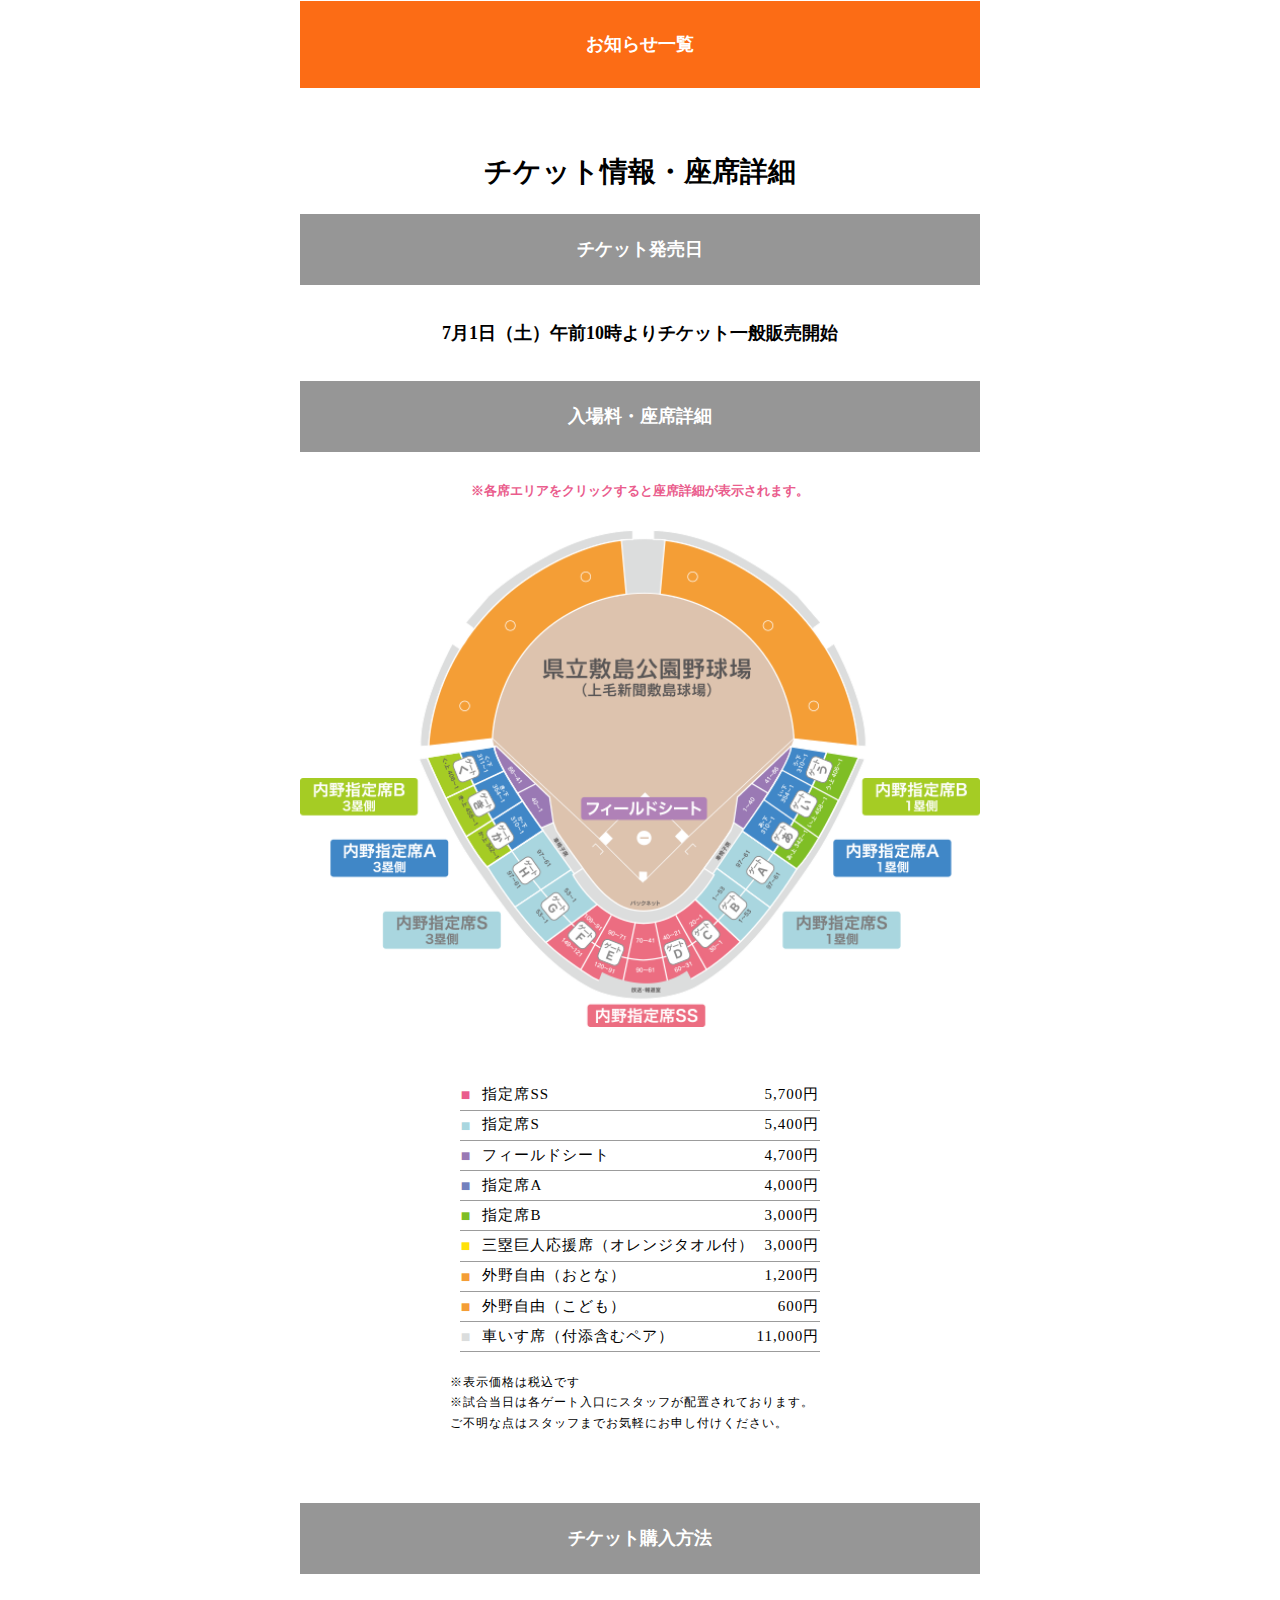
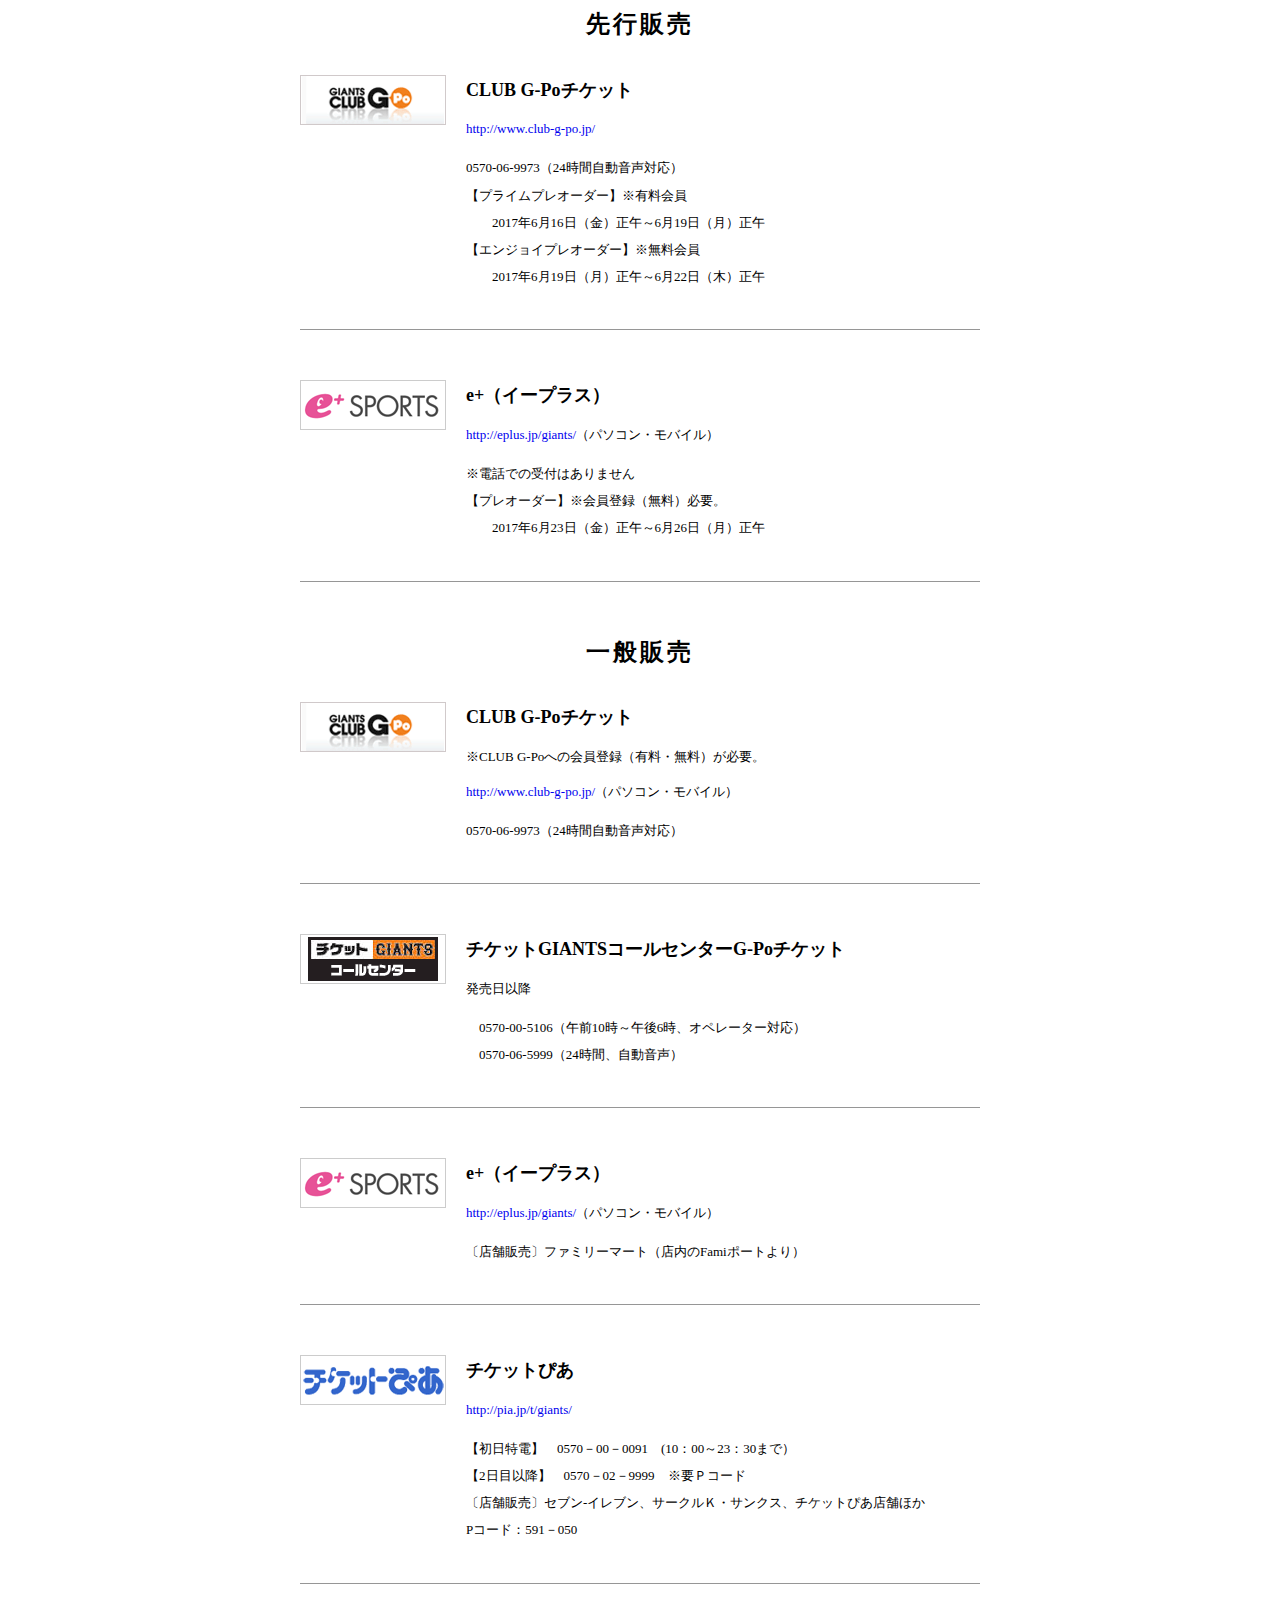
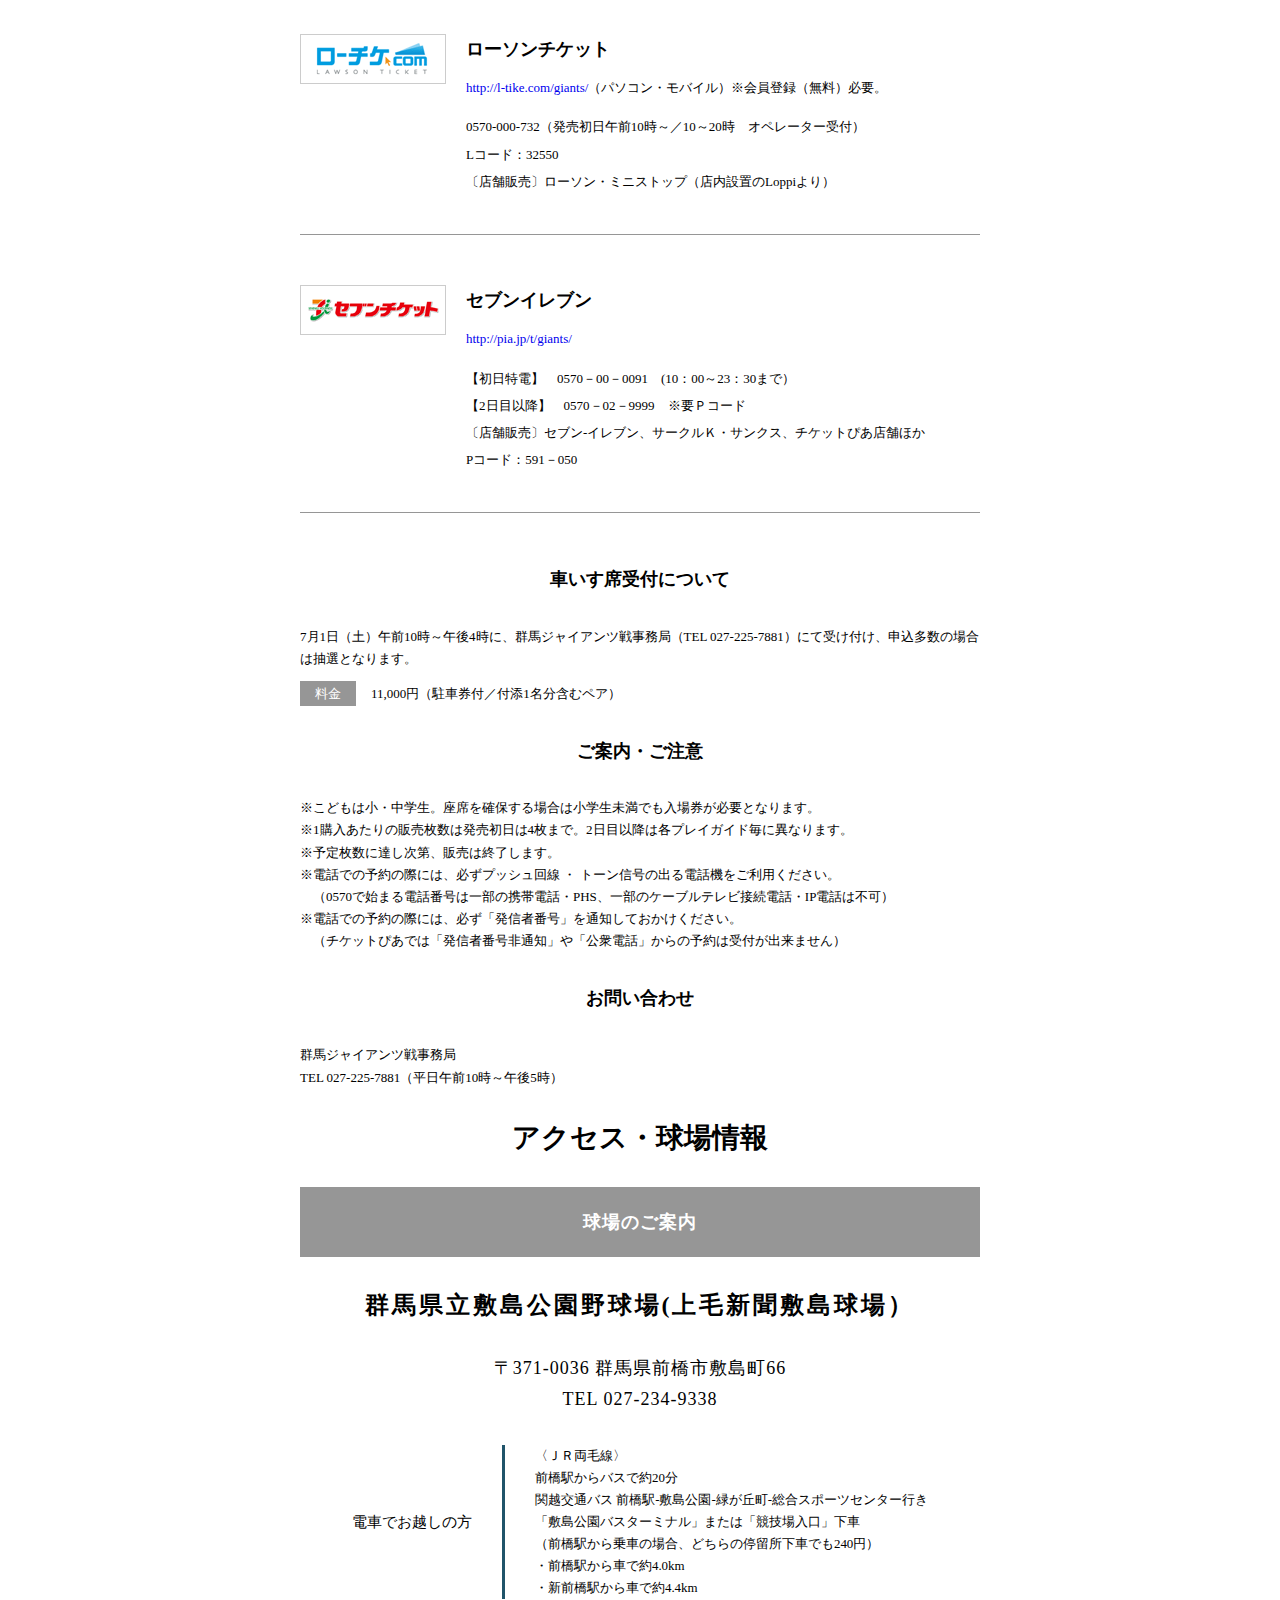
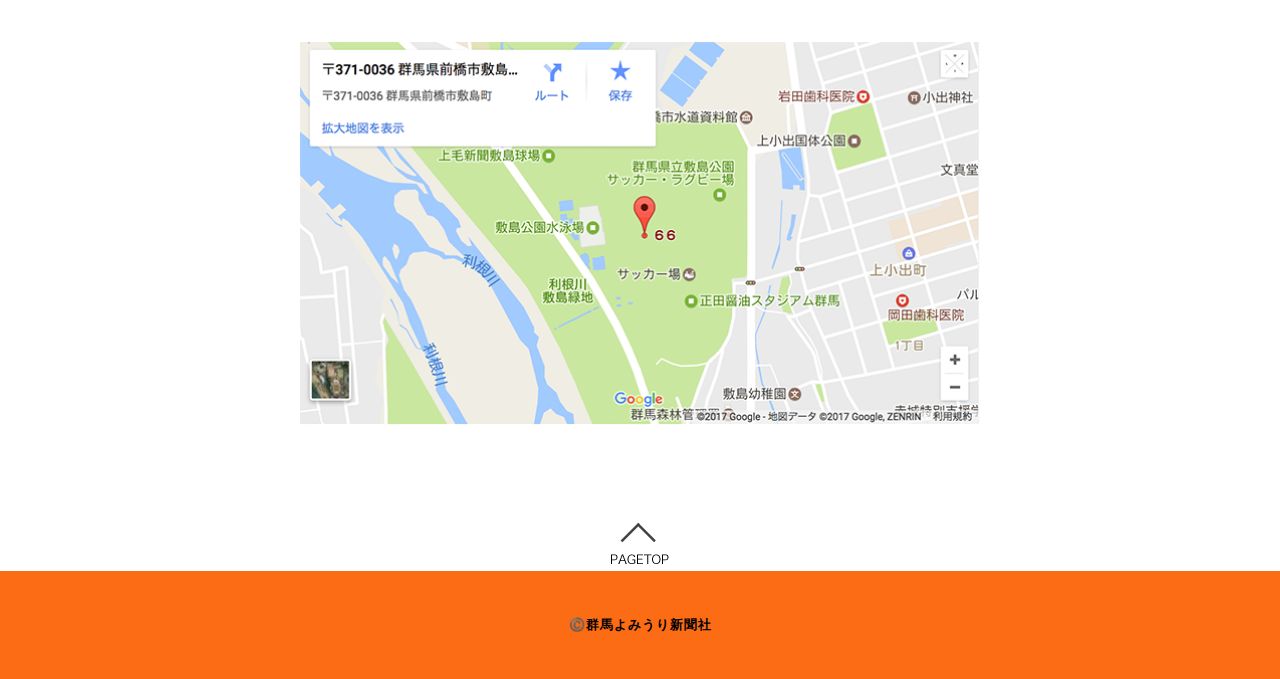
<file: giants test/index.html>
<!DOCTYPE html>
<html lang="ja">

<head>
  <meta charset="utf-8">
  <meta name="viewport" content="width=device-width,initial-scale=1">
  <link rel="stylesheet" href="style.css">
  <title>読売ジャイアンツ</title>
</head>

<body>
  <header class="top">
    <div class="container">
      <h1><img src="img/g_logo.png" alt="ロゴ">
        <p>2019年プロ野球公式戦</p>
      </h1>
      <div class="pl_1">
        <img src="img/player.png" alt="プレイヤー">
      </div>
      <div class="fight">
        <h2>読売ジャイアンツ x 横浜ベイスターズ</h2>
        <p>2019年<span class="large">5</span>月<span class="large">9</span>日<span class="wh_squre">木</span></p>
        <p>18:00 試合開始</p>
        <p class="orange_text">ひたちなか市民球場</p>
      </div>
    </div>
    <div class="top_btn">
      <ul>
        <li>最新情報</li>
        <li>チケット情報・座席詳細</li>
        <li>アクセス・球場情報</li>
      </ul>
    </div>
  </header>

  <section class="content_new_jh">
    <h3>最新情報</h3>
    <div class="img_l_r">
      <div class="img_l">
        <img src="img/image_1.png" alt="">
        <p>2019/3/1</p>
        <p>GIANTS PRIDE 2017一般チケット販売開始！</p>
      </div>
      <div class="img_r">
        <img src="img/image_2.png" alt="">
        <p>2019/3/1</p>
        <p>GIANTS PRIDE 2017一般チケット販売開始！</p>
      </div>
    </div>
    <div class="notice_btn">
      <p>お知らせ一覧</p>
    </div>
  </section>

  <section class="content_ticket">
    <h3>チケット情報・座席詳細</h3>
    <p class="gray_box">チケット発売日</p>
    <p class="gr_p">7月1日（土）<br class="sp_style">午前10時よりチケット一般販売開始</p>
    <p class="gray_box">入場料・座席詳細</p>
    <p class="gr_red">※各席エリアをクリックすると座席詳細が表示されます。</p>
    <div class="studium_img">
      <img src="img/stasta.png" alt="スタジアム">
    </div>
    <div class="nomal">
      <table>
        <tr>
          <td class="cube_1">■</td>
          <td class="chair">指定席SS</td>
          <td class="price">5,700円</td>
        </tr>
        <tr>
          <td class="cube_2">■</td>
          <td class="chair">指定席S</td>
          <td class="price">5,400円</td>
        </tr>
        <tr>
          <td class="cube_3">■</td>
          <td class="chair">フィールドシート</td>
          <td class="price">4,700円</td>
        </tr>
        <tr>
          <td class="cube_4">■</td>
          <td class="chair">指定席A</td>
          <td class="price">4,000円</td>
        </tr>
        <tr>
          <td class="cube_5">■</td>
          <td class="chair">指定席B</td>
          <td class="price">3,000円</td>
        </tr>
        <tr>
          <td class="cube_6">■</td>
          <td class="chair">三塁巨人応援席（オレンジタオル付）</td>
          <td class="price">3,000円</td>
        </tr>
        <tr>
          <td class="cube_7">■</td>
          <td class="chair">外野自由（おとな）</td>
          <td class="price">1,200円</td>
        </tr>
        <tr>
          <td class="cube_8">■</td>
          <td class="chair">外野自由（こども）</td>
          <td class="price">600円</td>
        </tr>
        <tr>
          <td class="cube_9">■</td>
          <td class="chair">車いす席（付添含むペア）</td>
          <td class="price">11,000円</td>
        </tr>
      </table>
      <p class="info">※表示価格は税込です<br>※試合当日は各ゲート入口にスタッフが配置されております。<br>
        ご不明な点はスタッフまでお気軽にお申し付けください。</p>
    </div>


  </section>

  <section class="content_ticket_get">
    <p class="gray_box">チケット購入方法</p>
    <h4 class="hanbai">先行販売</h4>
    <div class="list_ticket">
      <div class="logo_logo">
        <div class="small_logo">
          <div class="get_get">
            <img src="img/gopro.png" alt="">
          </div>
          <div class="get_text">
            <h5>CLUB G-Poチケット</h5>
            <p><a href="http://www.club-g-po.jp/">http://www.club-g-po.jp/</a></p>
            <span>0570-06-9973（24時間自動音声対応）</span><br>
            <span>【プライムプレオーダー】※有料会員</span><br>
            <span>　　2017年6月16日（金）正午～6月19日（月）正午</span><br>
            <span>【エンジョイプレオーダー】※無料会員</span><br>
            <span>　　2017年6月19日（月）正午～6月22日（木）正午</span>
          </div>
        </div>
        <div class="small_logo">
          <div class="get_get">
            <img src="img/esports.png" alt="">
          </div>
          <div class="get_text">
            <h5>e+（イープラス）</h5>
            <p><a href="http://eplus.jp/giants/">http://eplus.jp/giants/</a><span>（パソコン・モバイル）</span></p>
            <span>※電話での受付はありません</span><br>
            <span>【プレオーダー】※会員登録（無料）必要。</span><br>
            <span>　　2017年6月23日（金）正午～6月26日（月）正午</span>
          </div>
        </div>
      </div>
      <h4 class="hanbai">一般販売</h4>
      <div class="logo_logo">
        <div class="small_logo">
          <div class="get_get">
            <img src="img/gopro.png" alt="">
          </div>
          <div class="get_text">
            <h5>CLUB G-Poチケット</h5>
            <p>※CLUB G-Poへの会員登録（有料・無料）が必要。</p>
            <p><a href="http://www.club-g-po.jp/">http://www.club-g-po.jp/</a><span>（パソコン・モバイル）</span></p>
            <span>0570-06-9973（24時間自動音声対応）</span>
          </div>

        </div>
        <div class="small_logo">
          <div class="get_get">
            <img src="img/callcenter.png" alt="">
          </div>
          <div class="get_text">
            <h5>チケットGIANTSコールセンター<br class="sp_style_1">G-Poチケット</h5>
            <p>発売日以降</p>
            <span>　0570-00-5106（午前10時～午後6時、オペレーター対応）</span><br><span>　0570-06-5999（24時間、自動音声）</span>
          </div>

        </div>
        <div class="small_logo">
          <div class="get_get">
            <img src="img/esports.png" alt="">
          </div>
          <div class="get_text">
            <h5>e+（イープラス）</h5>
            <p><a href="http://eplus.jp/giants/">http://eplus.jp/giants/</a><span>（パソコン・モバイル）</span></p>
            <span>〔店舗販売〕ファミリーマート（店内のFamiポートより）</span>
          </div>
        </div>
        <div class="small_logo">
          <div class="get_get">
            <img src="img/ticket_pua.png" alt="">
          </div>
          <div class="get_text">
            <h5>チケットぴあ</h5>
            <p><a href="http://pia.jp/t/giants/">http://pia.jp/t/giants/</a></p>
            <span>【初日特電】　0570－00－0091　(10：00～23：30まで）</span><br>
            <span>【2日目以降】　0570－02－9999　※要Ｐコード</span><br>
            <span>〔店舗販売〕セブン-イレブン、サークルＫ・サンクス、チケットぴあ店舗ほか</span><br><span>Pコード：591－050</span>
          </div>

        </div>
        <div class="small_logo">
          <div class="get_get">
            <img src="img/lo_ticket.png" alt="">
          </div>
          <div class="get_text">
            <h5>ローソンチケット</h5>
            <p><a href="http://l-tike.com/giants/">http://l-tike.com/giants/</a><span>（パソコン・モバイル）</span><span>※会員登録（無料）必要。</span></p>
            <span>0570-000-732（発売初日午前10時～／10～20時　オペレーター受付）</span><br><span>Lコード：32550</span><br><span>〔店舗販売〕ローソン・ミニストップ（店内設置のLoppiより）</span>
          </div>

        </div>
        <div class="small_logo">
          <div class="get_get">
            <img src="img/seveneleven.png" alt="">
          </div>
          <div class="get_text">
            <h5>セブンイレブン</h5>
            <p><a href="http://pia.jp/t/giants/">http://pia.jp/t/giants/</a></p>
            <span>【初日特電】　0570－00－0091　(10：00～23：30まで）</span><br>
            <span>【2日目以降】　0570－02－9999　※要Ｐコード</span><br>
            <span>〔店舗販売〕セブン-イレブン、サークルＫ・サンクス、チケットぴあ店舗ほか</span><br><span>Pコード：591－050</span>
          </div>

        </div>
      </div>
    </div>
  </section>

  <section class="content_info_danger">
    <h5 class="car_chair">車いす席受付について</h5>
    <p>7月1日（土）午前10時～午後4時に、群馬ジャイアンツ戦事務局（TEL 027-225-7881）にて受け付け、申込多数の場合は抽選となります。</p>
    <p class="price_gray"><span class="gr_box">料金</span><span class="bold_text">11,000円</span><span>（駐車券付／付添1名分含むペア）</span></p>
    <h5 class="car_chair">ご案内・ご注意</h5>
    <p>※こどもは小・中学生。座席を確保する場合は小学生未満でも入場券が必要となります。<br>
      ※1購入あたりの販売枚数は発売初日は4枚まで。2日目以降は各プレイガイド毎に異なります。<br>
      ※予定枚数に達し次第、販売は終了します。<br>
      ※電話での予約の際には、必ずプッシュ回線 ・ トーン信号の出る電話機をご利用ください。<br>
      　（0570で始まる電話番号は一部の携帯電話・PHS、一部のケーブルテレビ接続電話・IP電話は不可）<br>
      ※電話での予約の際には、必ず「発信者番号」を通知しておかけください。<br>
      　（チケットぴあでは「発信者番号非通知」や「公衆電話」からの予約は受付が出来ません）</p>
    <h5 class="car_chair">お問い合わせ</h5>
    <p>群馬ジャイアンツ戦事務局<br>
      TEL 027-225-7881（平日午前10時～午後5時）</p>
  </section>

  <section class="content_access">
    <div class="acc_sta">
      <h3>アクセス・球場情報</h3>
      <p class="gray_box">球場のご案内</p>
      <h4 class="hanbai">群馬県立敷島公園野球場<br class="sp_style">(上毛新聞敷島球場）</h4>
      <p>〒371-0036 群馬県前橋市敷島町66<br>TEL 027-234-9338</p>
    </div>
    <div class="subway">
      <p>電車でお越しの方</p>
      <ul>
        <li>〈ＪＲ両毛線〉</li>
        <li>前橋駅からバスで約20分</li>
        <li>関越交通バス 前橋駅-敷島公園-緑が丘町-総合スポーツセンター行き<br>
          「敷島公園バスターミナル」または「競技場入口」下車<br>
          （前橋駅から乗車の場合、どちらの停留所下車でも240円）</li>
        <li>・前橋駅から車で約4.0km</li>
        <li>・新前橋駅から車で約4.4km</li>
      </ul>
    </div>
    <div class="goo_map">
      <img src="img/map.png" alt="">
    </div>
    <div class="pa_top">
      <img src="img/pagetop.png" alt="">
    </div>
  </section>

  <div class="footer">
    <p>©️群馬よみうり新聞社</p>
  </div>

</body>

</html>
</file>
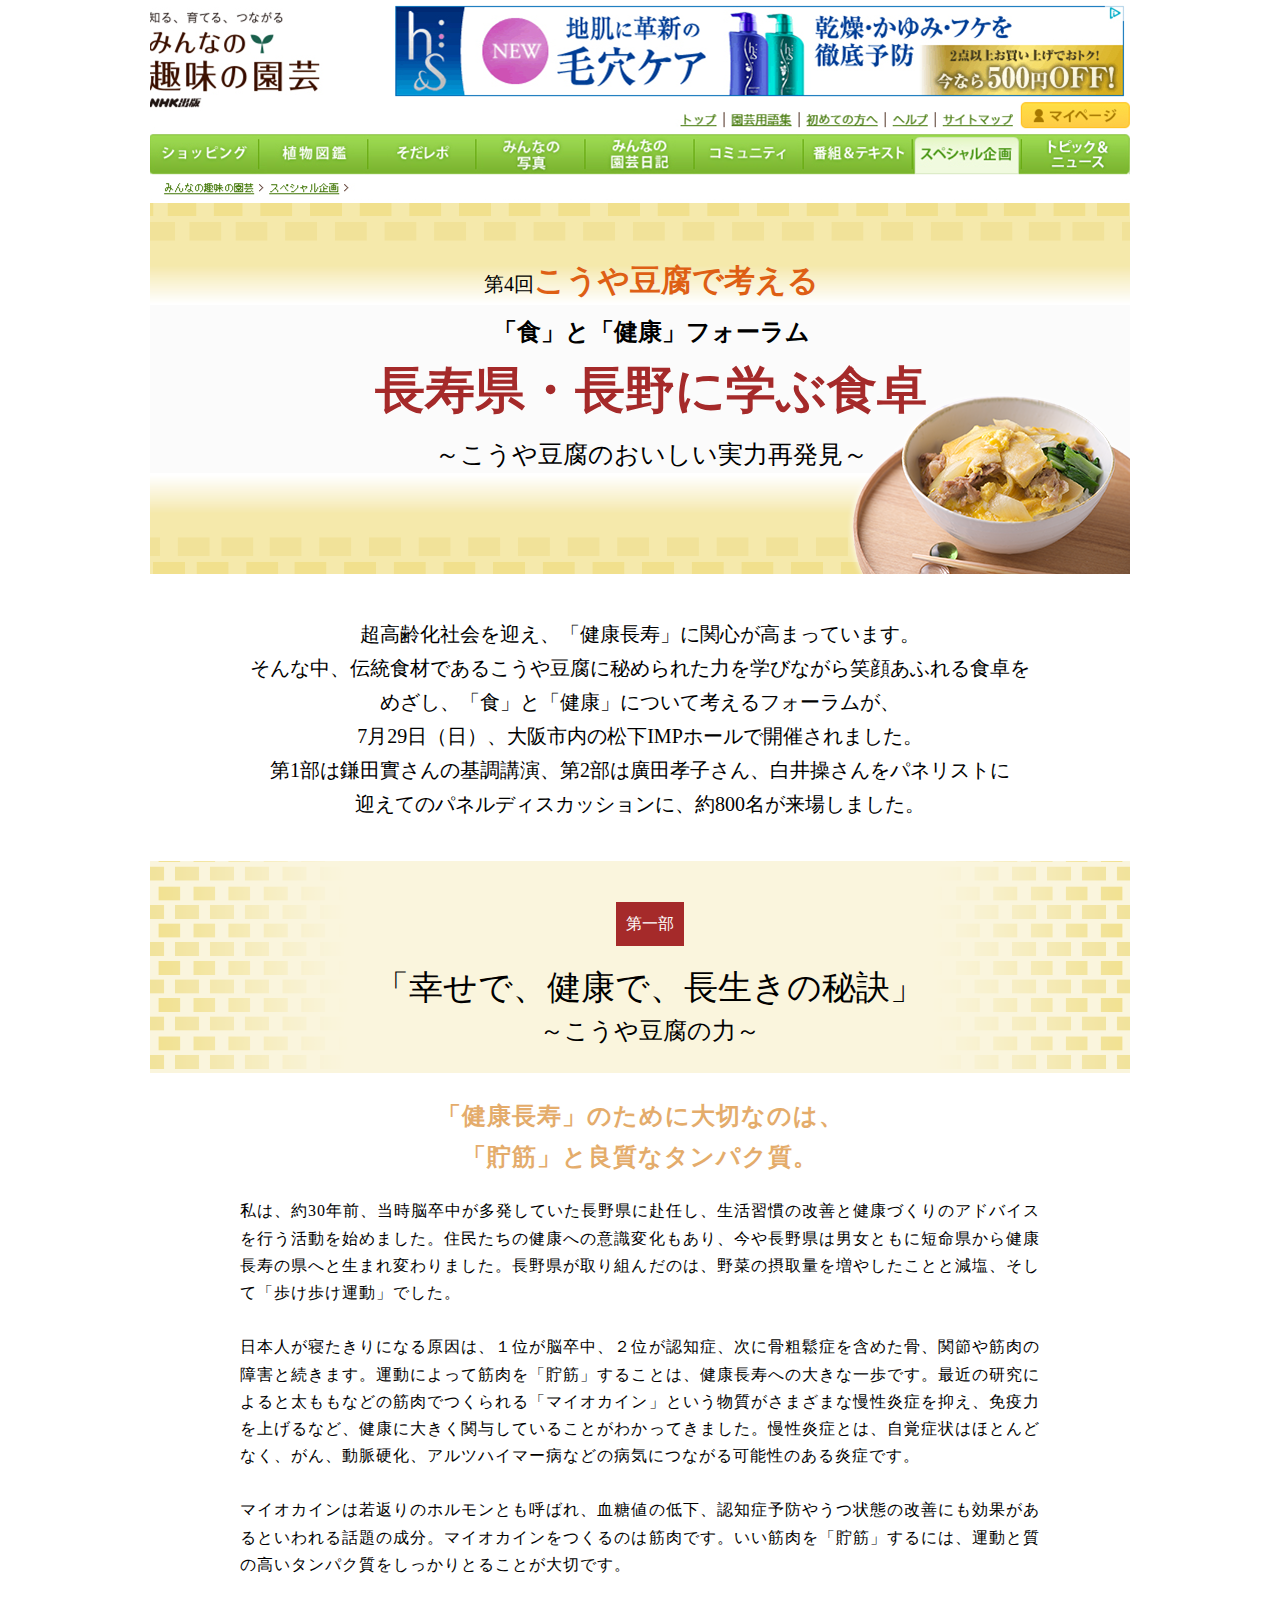
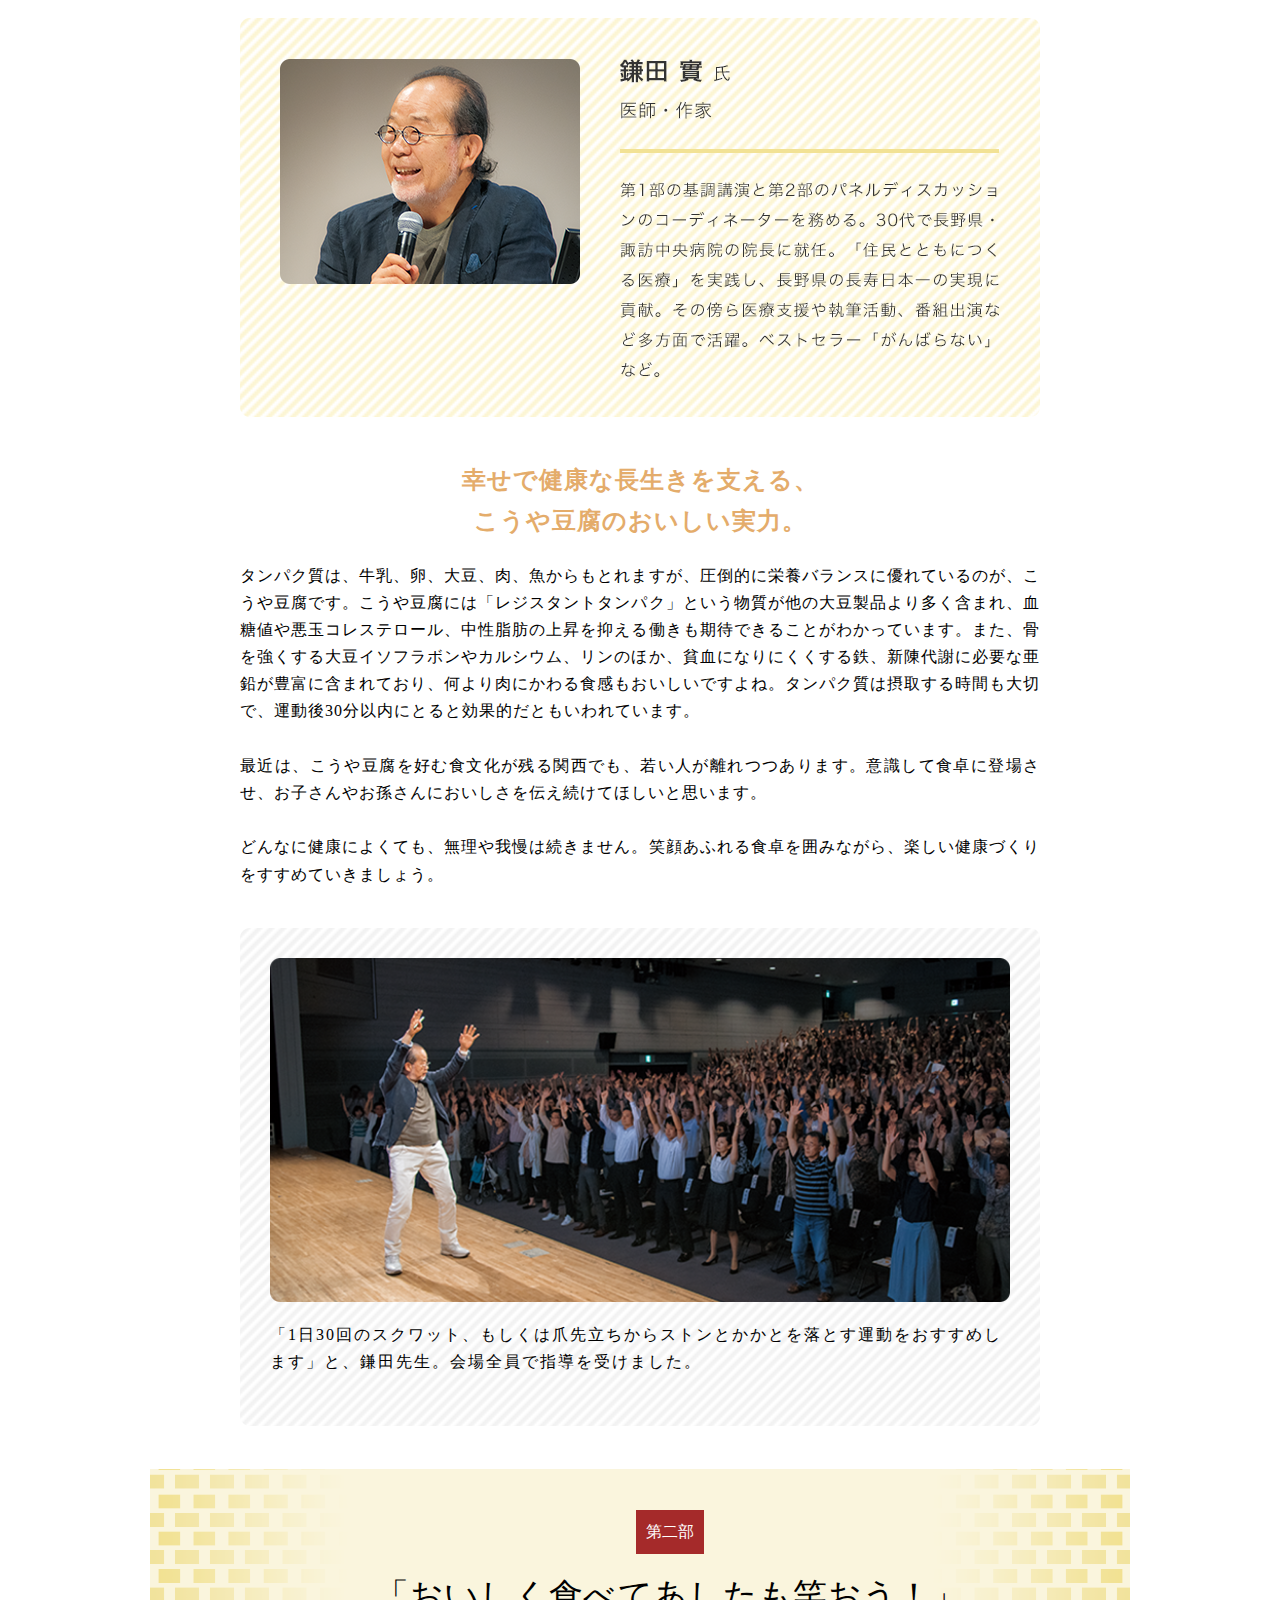
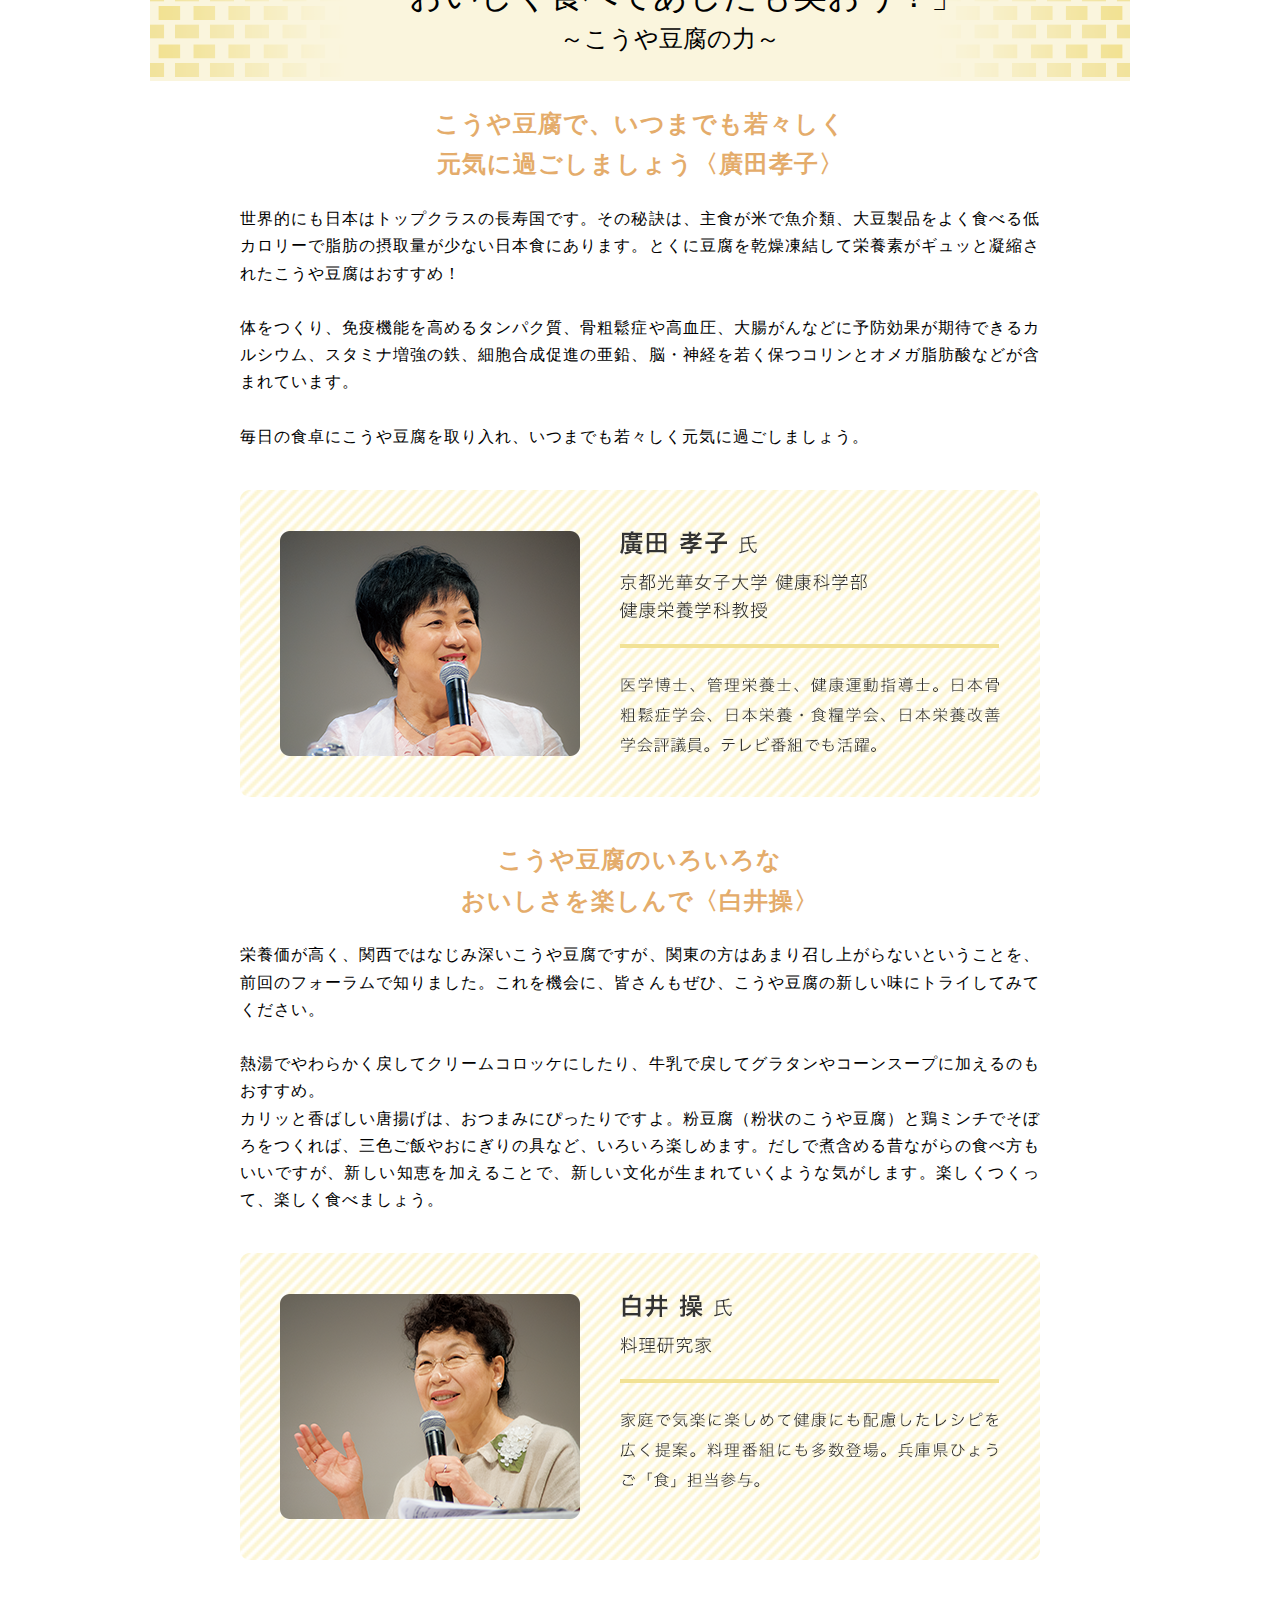
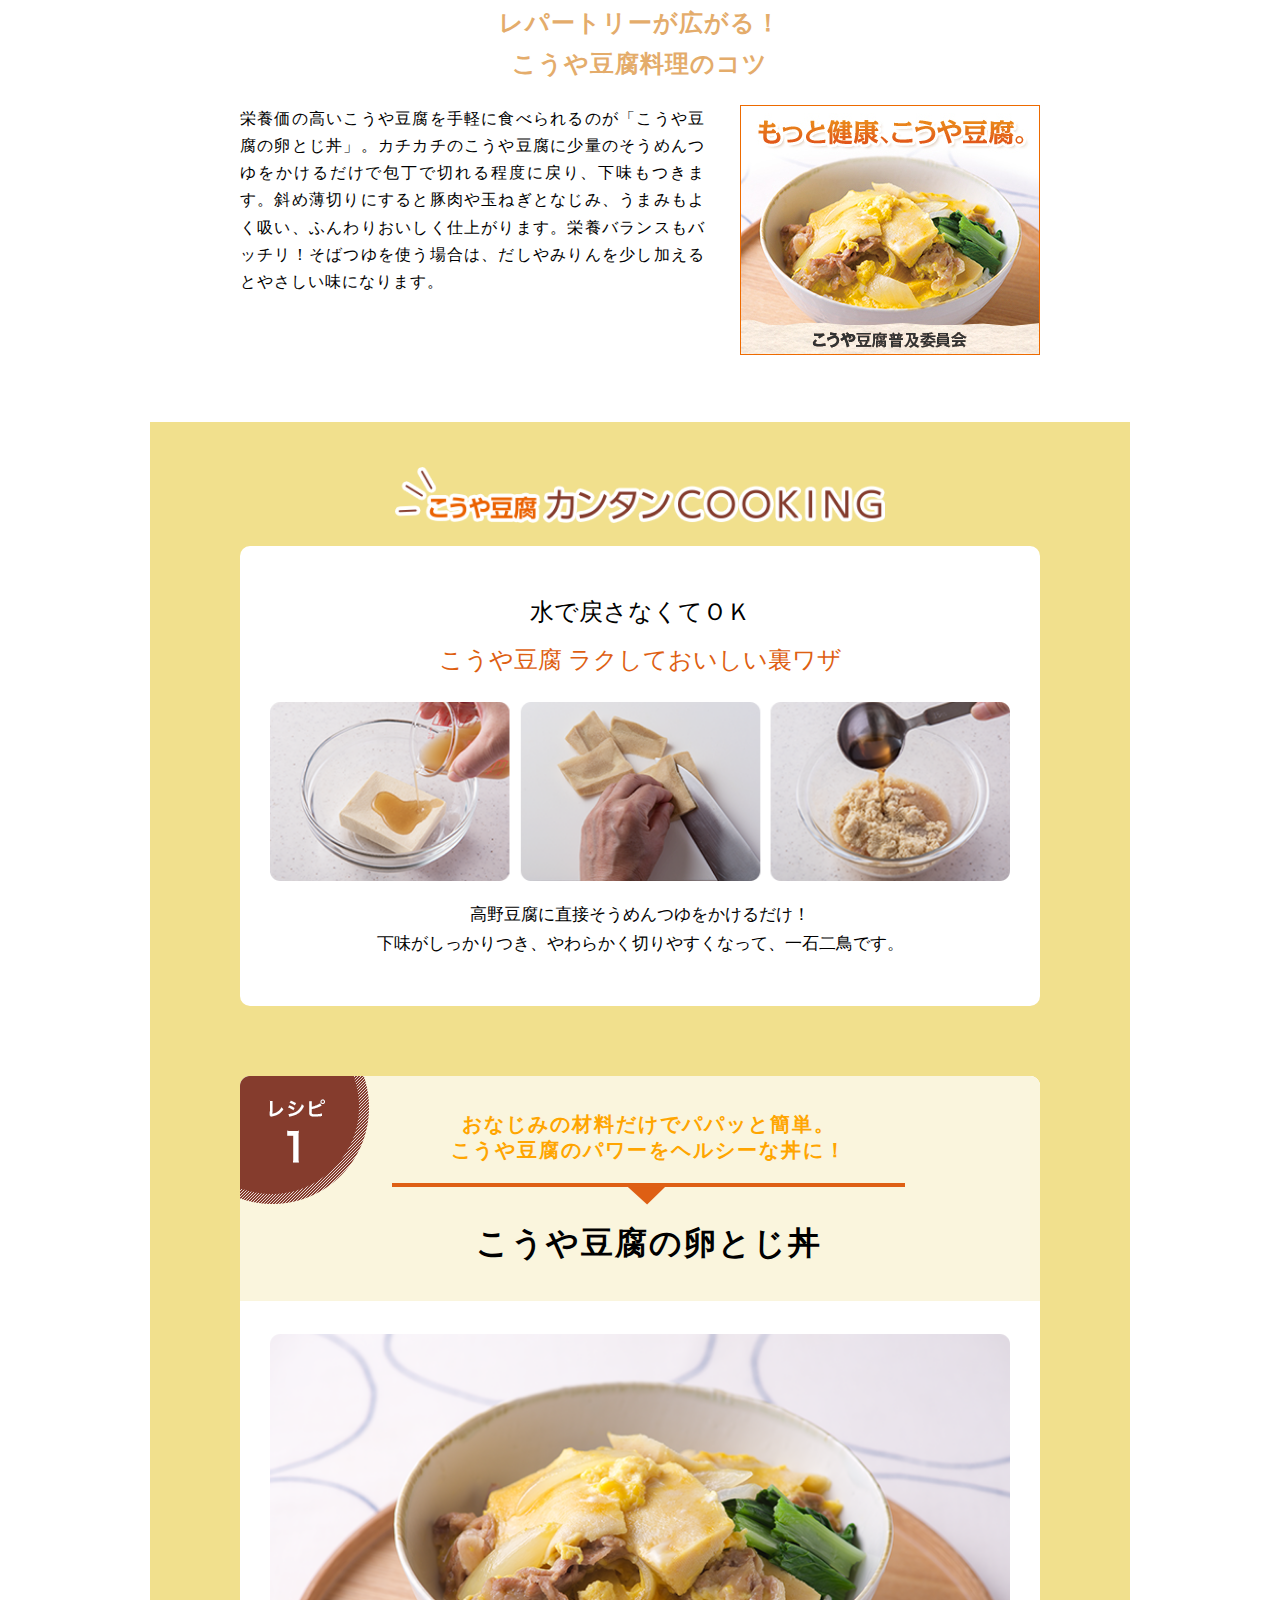
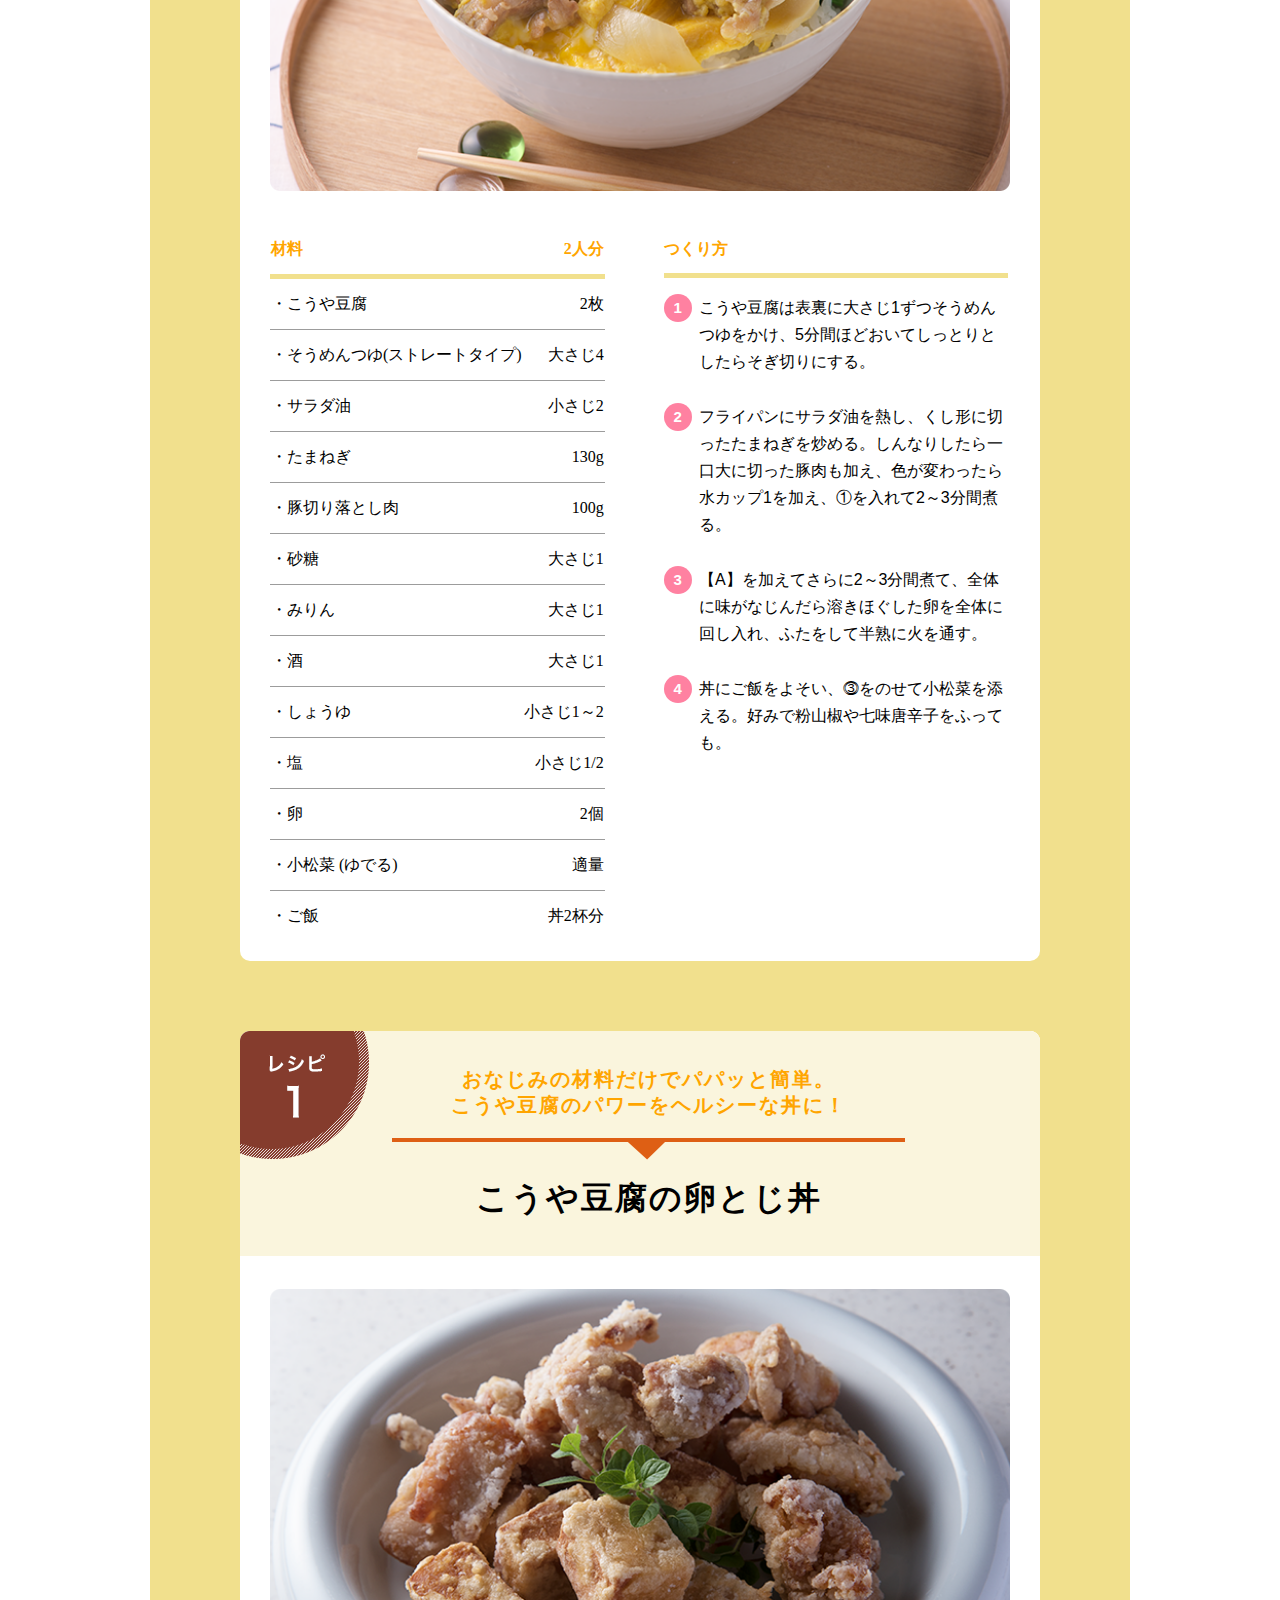
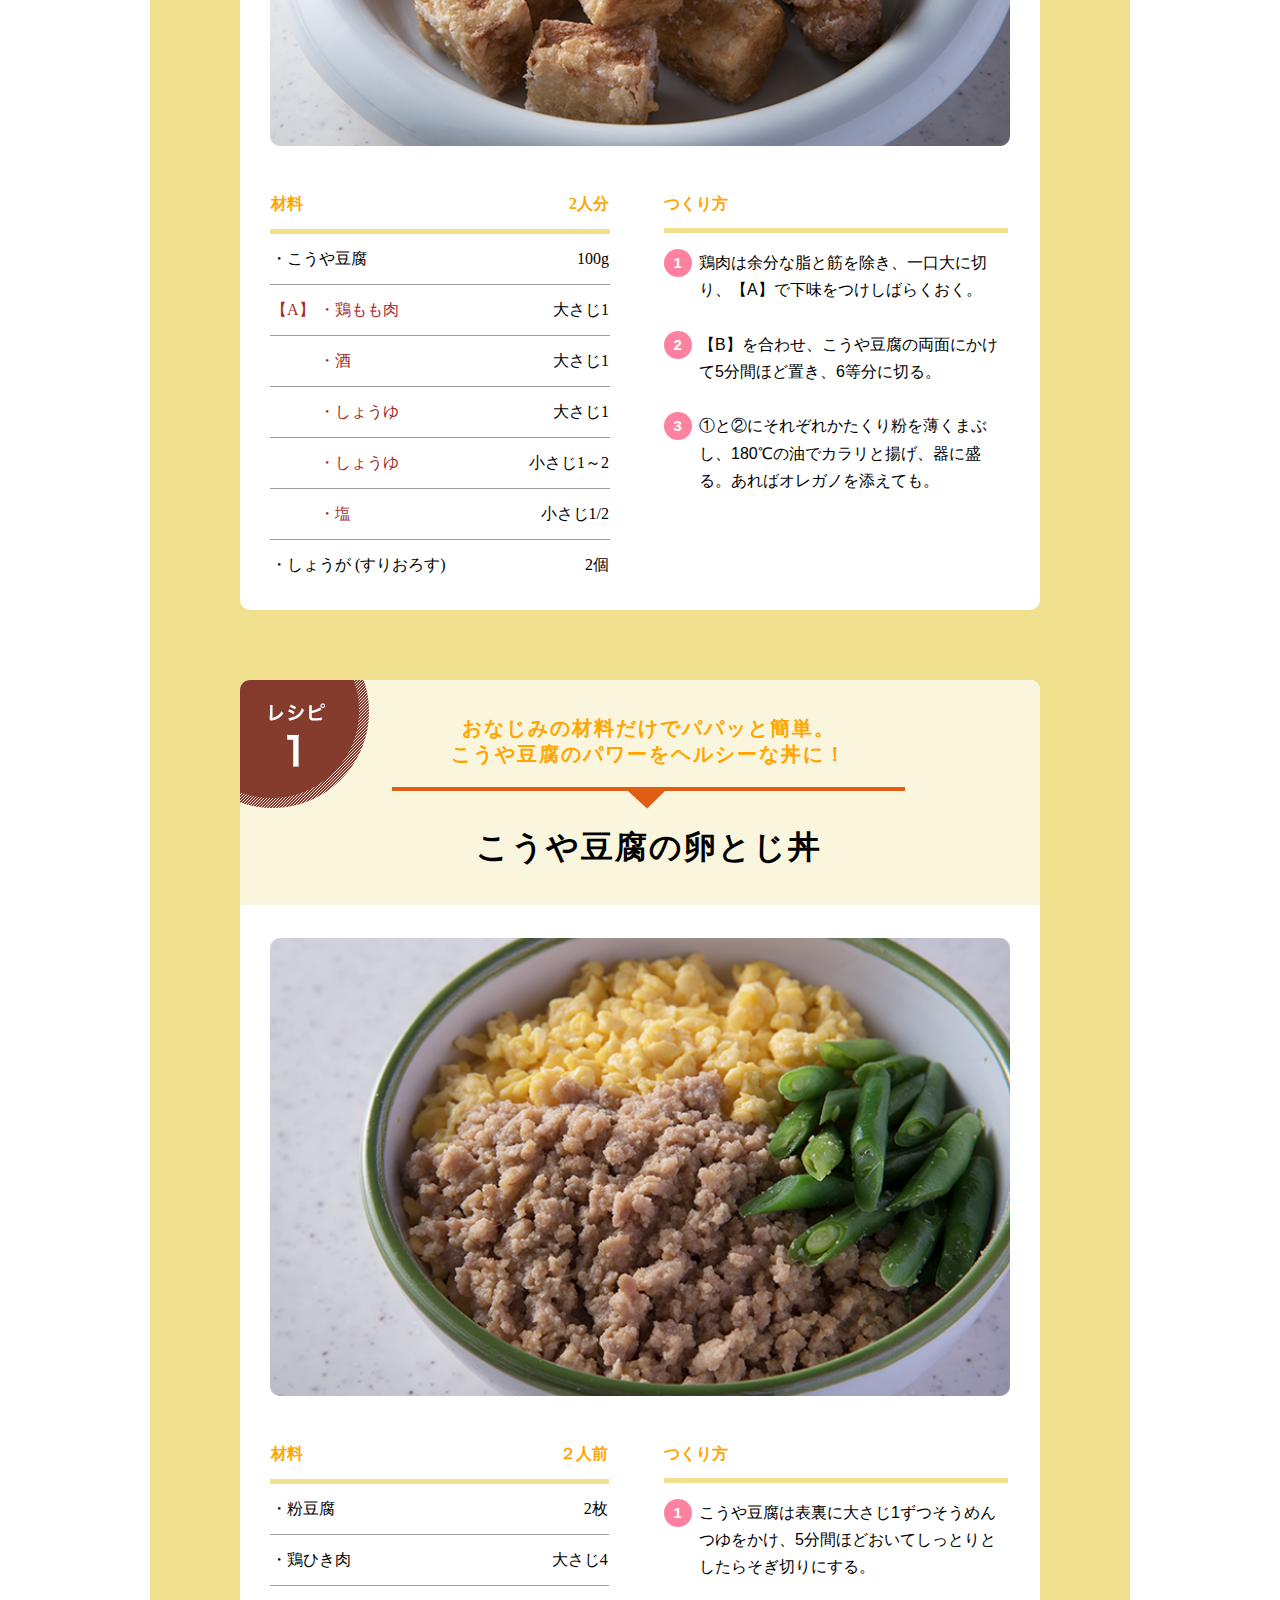
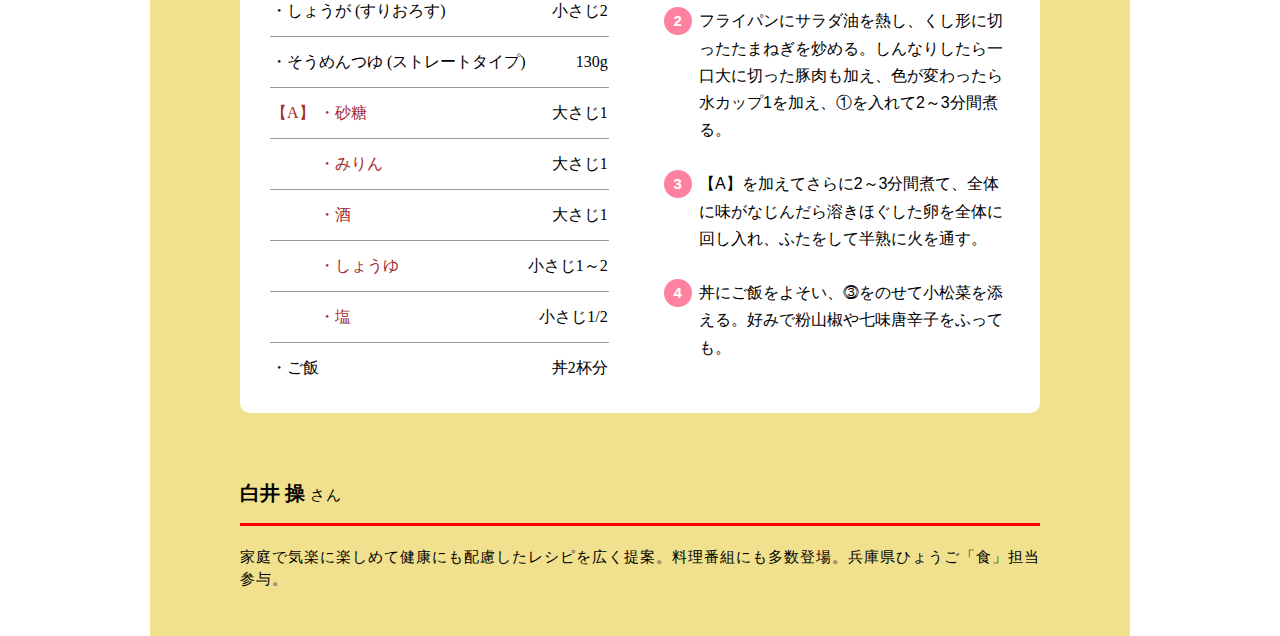
<file: nhk test/index.html>
<!DOCTYPE html>
<html lang="ja">

<head>
  <meta charset="utf-8">
  <meta name="viewport" content="width=device-width,initial-scale=1">
  <link rel="stylesheet" href="style.css">
  <title>みんなの趣味の園芸</title>
</head>

<body>
  <header>
    <img src="img/header.png" alt="">
  </header>
  <div id="content_main">
    <article id="content_first">
      <div class="top_image">
        <img src="img/top.png" alt="">
        <h1 class="top_title">
          <p>第4回<span class="touhu">こうや豆腐で考える</span></p>
          <span class="rice_health">「食」と「健康」フォーラム</span><br>
          <span class="nagano">長寿県・長野に学ぶ食卓</span><br>
          <span class="allright">～こうや豆腐のおいしい実力再発見～</span>
        </h1>
        <div class="gohan">
          <img src="img/gohan.png" alt="">
        </div>
      </div>
      <h3 class="mid_title">超高齢化社会を迎え、「健康長寿」に関心が高まっています。<br>そんな中、伝統食材であるこうや豆腐に秘められた力を学びながら笑顔あふれる食卓を<br>めざし、「食」と「健康」について考えるフォーラムが、<br>7月29日（日）、大阪市内の松下IMPホールで開催されました。<br>第1部は鎌田實さんの基調講演、第2部は廣田孝子さん、白井操さんをパネリストに<br>迎えてのパネルディスカッションに、約800名が来場しました。</h3>
    </article>
    <!-----------article----------->
    <section>
      <div class="daiitibu">
        <div class="title_1">
          <img src="img/daidai.png" alt=""></div>
        <div class="dai_text">
          <p>第一部</p>
          <span class="happy">「幸せで、健康で、長生きの秘訣」</span><br>
          <span>～こうや豆腐の力～</span>
        </div>
        <div class="mendoku">
          <h2>「健康長寿」のために大切なのは、<br>「貯筋」と良質なタンパク質。</h2>
          <p>私は、約30年前、当時脳卒中が多発していた長野県に赴任し、生活習慣の改善と健康づくりのアドバイスを行う活動を始めました。住民たちの健康への意識変化もあり、今や長野県は男女ともに短命県から健康長寿の県へと生まれ変わりました。長野県が取り組んだのは、野菜の摂取量を増やしたことと減塩、そして「歩け歩け運動」でした。</p><br>
          <p>日本人が寝たきりになる原因は、１位が脳卒中、２位が認知症、次に骨粗鬆症を含めた骨、関節や筋肉の障害と続きます。運動によって筋肉を「貯筋」することは、健康長寿への大きな一歩です。最近の研究によると太ももなどの筋肉でつくられる「マイオカイン」という物質がさまざまな慢性炎症を抑え、免疫力を上げるなど、健康に大きく関与していることがわかってきました。慢性炎症とは、自覚症状はほとんどなく、がん、動脈硬化、アルツハイマー病などの病気につながる可能性のある炎症です。</p><br>
          <p>マイオカインは若返りのホルモンとも呼ばれ、血糖値の低下、認知症予防やうつ状態の改善にも効果があるといわれる話題の成分。マイオカインをつくるのは筋肉です。いい筋肉を「貯筋」するには、運動と質の高いタンパク質をしっかりとることが大切です。</p>
        </div>
      </div>
      <div class="daiitibu_1">
        <div class="syasen">
          <img src="img/borborbor.png" alt="">
        </div>
      </div>
    </section>

    <section>
      <div class="daiitibu">
        <div class="mendoku">
          <h2>幸せで健康な長生きを支える、<br>こうや豆腐のおいしい実力。</h2>
          <p>
            タンパク質は、牛乳、卵、大豆、肉、魚からもとれますが、圧倒的に栄養バランスに優れているのが、こうや豆腐です。こうや豆腐には「レジスタントタンパク」という物質が他の大豆製品より多く含まれ、血糖値や悪玉コレステロール、中性脂肪の上昇を抑える働きも期待できることがわかっています。また、骨を強くする大豆イソフラボンやカルシウム、リンのほか、貧血になりにくくする鉄、新陳代謝に必要な亜鉛が豊富に含まれており、何より肉にかわる食感もおいしいですよね。タンパク質は摂取する時間も大切で、運動後30分以内にとると効果的だともいわれています。
          </p><br>
          <p>最近は、こうや豆腐を好む食文化が残る関西でも、若い人が離れつつあります。意識して食卓に登場させ、お子さんやお孫さんにおいしさを伝え続けてほしいと思います。</p><br>
          <p>どんなに健康によくても、無理や我慢は続きません。笑顔あふれる食卓を囲みながら、楽しい健康づくりをすすめていきましょう。</p>
        </div>
      </div>
      <div class="daiitibu_1">
        <div class="syasen">
          <img src="img/border_gray.png" alt="">
        </div>
        <div class="imgimg">
          <img src="img/human2.png" alt="">
          <p>「1日30回のスクワット、もしくは爪先立ちからストンとかかとを落とす運動をおすすめします」と、鎌田先生。会場全員で指導を受けました。</p>
        </div>
      </div>
    </section>

    <section>
      <div class="daiitibu">
        <div class="title_1">
          <img src="img/daidai.png" alt=""></div>
        <div class="dai_text">
          <p>第二部</p>
          <span class="happy">「おいしく食べてあしたも笑おう！」</span><br>
          <span>～こうや豆腐の力～</span>
        </div>
        <div class="mendoku">
          <h2>こうや豆腐で、いつまでも若々しく<br>元気に過ごしましょう〈廣田孝子〉</h2>
          <p>世界的にも日本はトップクラスの長寿国です。その秘訣は、主食が米で魚介類、大豆製品をよく食べる低カロリーで脂肪の摂取量が少ない日本食にあります。とくに豆腐を乾燥凍結して栄養素がギュッと凝縮されたこうや豆腐はおすすめ！</p><br>
          <p>体をつくり、免疫機能を高めるタンパク質、骨粗鬆症や高血圧、大腸がんなどに予防効果が期待できるカルシウム、スタミナ増強の鉄、細胞合成促進の亜鉛、脳・神経を若く保つコリンとオメガ脂肪酸などが含まれています。</p><br>
          <p>毎日の食卓にこうや豆腐を取り入れ、いつまでも若々しく元気に過ごしましょう。</p>
        </div>
      </div>
      <div class="daiitibu_1">
        <div class="syasen">
          <img src="img/bor11.png" alt="">
        </div>
      </div>
    </section>

    <section>
      <div class="daiitibu">
        <div class="mendoku">
          <h2>こうや豆腐のいろいろな<br>おいしさを楽しんで〈白井操〉</h2>
          <p>栄養価が高く、関西ではなじみ深いこうや豆腐ですが、関東の方はあまり召し上がらないということを、前回のフォーラムで知りました。これを機会に、皆さんもぜひ、こうや豆腐の新しい味にトライしてみてください。</p><br>
          <p>熱湯でやわらかく戻してクリームコロッケにしたり、牛乳で戻してグラタンやコーンスープに加えるのもおすすめ。<br>カリッと香ばしい唐揚げは、おつまみにぴったりですよ。粉豆腐（粉状のこうや豆腐）と鶏ミンチでそぼろをつくれば、三色ご飯やおにぎりの具など、いろいろ楽しめます。だしで煮含める昔ながらの食べ方もいいですが、新しい知恵を加えることで、新しい文化が生まれていくような気がします。楽しくつくって、楽しく食べましょう。</p>
        </div>
      </div>
      <div class="daiitibu_1">
        <div class="syasen">
          <img src="img/bor33.png" alt="">
        </div>
      </div>
    </section>

    <section>
      <div class="daiitibu">
        <div class="mendoku">
          <h2>レパートリーが広がる！<br>こうや豆腐料理のコツ</h2>
          <div class="lepatory">
            <div class="health_heal">
              <img src="img/dubu.png" alt="">
            </div>
            <p>栄養価の高いこうや豆腐を手軽に食べられるのが「こうや豆腐の卵とじ丼」。カチカチのこうや豆腐に少量のそうめんつゆをかけるだけで包丁で切れる程度に戻り、下味もつきます。斜め薄切りにすると豚肉や玉ねぎとなじみ、うまみもよく吸い、ふんわりおいしく仕上がります。栄養バランスもバッチリ！そばつゆを使う場合は、だしやみりんを少し加えるとやさしい味になります。</p>
          </div>
        </div>
      </div>
    </section>

    <section class="yellow_back">
      <div class="easy">
        <div class="cooking">
          <img src="img/kouya.png" alt="">
        </div>
        <div class="water">
          <p>水で戻さなくてＯＫ</p><span>こうや豆腐 ラクしておいしい裏ワザ</span>
          <img src="img/three.png" alt="">
          <div class="sitami">
            <p>高野豆腐に直接そうめんつゆをかけるだけ！<br>下味がしっかりつき、やわらかく切りやすくなって、一石二鳥です。</p>
          </div>
        </div>
      </div>
      <div class="resipy">
        <div class="re_title">
          <div class="res_img">
            <img src="img/resipy1.png" alt="">
          </div>
        </div>
        <div class="res_text">
          <p>おなじみの材料だけでパパッと簡単。<br>こうや豆腐のパワーをヘルシーな丼に！</p>
          <img src="img/underbar.png" alt="">
          <p class="black_text">こうや豆腐の卵とじ丼</p>
        </div>
        <div class="don">
          <img src="img/gyudong.png" alt="">
        </div>
        <div class="con_left">
          <div class="zairyou">
            <table>
              <tr class="ttt">
                <td class="tab_l">材料</td>
                <td class="tab_lr">2人分</td>
              </tr>
              <tr>
                <td>・こうや豆腐</td>
                <td class="tab_r">2枚</td>
              </tr>
              <tr>
                <td>・そうめんつゆ(ストレートタイプ) </td>
                <td class="tab_r">大さじ4</td>
              </tr>
              <tr>
                <td>・サラダ油</td>
                <td class="tab_r">小さじ2</td>
              </tr>
              <tr>
                <td>・たまねぎ</td>
                <td class="tab_r">130g</td>
              </tr>
              <tr>
                <td>・豚切り落とし肉</td>
                <td class="tab_r">100g</td>
              </tr>
              <tr class="color_text">
                <td>・砂糖</td>
                <td class="tab_r">大さじ1</td>
              </tr>
              <tr class="color_text">
                <td>・みりん</td>
                <td class="tab_r">大さじ1</td>
              </tr>
              <tr class="color_text">
                <td>・酒</td>
                <td class="tab_r">大さじ1</td>
              </tr>
              <tr class="color_text">
                <td>・しょうゆ</td>
                <td class="tab_r">小さじ1～2</td>
              </tr>
              <tr class="color_text">
                <td>・塩</td>
                <td class="tab_r">小さじ1/2</td>
              </tr>
              <tr>
                <td>・卵</td>
                <td class="tab_r">2個</td>
              </tr>
              <tr>
                <td>・小松菜 (ゆでる) </td>
                <td class="tab_r">適量</td>
              </tr>
              <tr>
                <td>・ご飯</td>
                <td class="tab_r">丼2杯分</td>
              </tr>
            </table>
          </div>
          <div class="tukuri">
            <div class="tab_rrr">
              <ol class="ttt_ttt">つくり方</ol>
              <li><span class="numnum">1</span>こうや豆腐は表裏に大さじ1ずつそうめんつゆをかけ、5分間ほどおいてしっとりとしたらそぎ切りにする。</li><br>
              <li><span class="numnum">2</span>フライパンにサラダ油を熱し、くし形に切ったたまねぎを炒める。しんなりしたら一口大に切った豚肉も加え、色が変わったら水カップ1を加え、①を入れて2～3分間煮る。</li><br>
              <li><span class="numnum">3</span>【A】を加えてさらに2～3分間煮て、全体に味がなじんだら溶きほぐした卵を全体に回し入れ、ふたをして半熟に火を通す。</li><br>
              <li><span class="numnum">4</span>丼にご飯をよそい、⓷をのせて小松菜を添える。好みで粉山椒や七味唐辛子をふっても。</li>

            </div>
          </div>
        </div>
      </div>
      <div class="resipy">
        <div class="re_title">
          <div class="res_img">
            <img src="img/resipy1.png" alt="">
          </div>
        </div>
        <div class="res_text">
          <p>おなじみの材料だけでパパッと簡単。<br>こうや豆腐のパワーをヘルシーな丼に！</p>
          <img src="img/underbar.png" alt="">
          <p class="black_text">こうや豆腐の卵とじ丼</p>
        </div>
        <div class="don">
          <img src="img/karaage.png" alt="">
        </div>
        <div class="con_left">
          <div class="zairyou">
            <table>
              <tr class="ttt">
                <td class="tab_l">材料</td>
                <td class="tab_lr">2人分</td>
              </tr>
              <!-- <tr>
                <td>・こうや豆腐</td>
                <td class="tab_r">2枚</td>
              </tr>
              <tr>
                <td>・そうめんつゆ(ストレートタイプ) </td>
                <td class="tab_r">大さじ4</td>
              </tr>
              <tr>
                <td>・サラダ油</td>
                <td class="tab_r">小さじ2</td>
              </tr>
              <tr>
                <td>・たまねぎ</td>
                <td class="tab_r">130g</td>
              </tr> -->
              <tr>
                <td>・こうや豆腐</td>
                <td class="tab_r">100g</td>
              </tr>
              <tr class="color_text">
                <td class="tab_lll">【A】 ・鶏もも肉</td>
                <td class="tab_r">大さじ1</td>
              </tr>
              <tr class="color_text">
                <td class="tab_lll">　　　・酒</td>
                <td class="tab_r">大さじ1</td>
              </tr>
              <tr class="color_text">
                <td class="tab_lll">　　　・しょうゆ</td>
                <td class="tab_r">大さじ1</td>
              </tr>
              <tr class="color_text">
                <td class="tab_lll">　　　・しょうゆ　　　　　　　　</td>
                <td class="tab_r">小さじ1～2</td>
              </tr>
              <tr class="color_text">
                <td class="tab_lll">　　　・塩</td>
                <td class="tab_r">小さじ1/2</td>
              </tr>
              <tr>
                <td>・しょうが (すりおろす)</td>
                <td class="tab_r">2個</td>
              </tr>
              <!-- <tr>
                <td>・小松菜 (ゆでる) </td>
                <td class="tab_r">適量</td>
              </tr>
              <tr>
                <td>・ご飯</td>
                <td class="tab_r">丼2杯分</td>
              </tr> -->
            </table>
          </div>
          <div class="tukuri">
            <div class="tab_rrr">
              <ol class="ttt_ttt">つくり方</ol>
              <li><span class="numnum">1</span>鶏肉は余分な脂と筋を除き、一口大に切り、【A】で下味をつけしばらくおく。</li><br>
              <li><span class="numnum">2</span>【B】を合わせ、こうや豆腐の両面にかけて5分間ほど置き、6等分に切る。</li><br>
              <li><span class="numnum">3</span>①と②にそれぞれかたくり粉を薄くまぶし、180℃の油でカラリと揚げ、器に盛る。あればオレガノを添えても。</li><br>
              <!-- <li><span class="numnum">4</span>丼にご飯をよそい、⓷をのせて小松菜を添える。好みで粉山椒や七味唐辛子をふっても。</li> -->

            </div>
          </div>
        </div>
      </div>
      <div class="resipy">
        <div class="re_title">
          <div class="res_img">
            <img src="img/resipy1.png" alt="">
          </div>
        </div>
        <div class="res_text">
          <p>おなじみの材料だけでパパッと簡単。<br>こうや豆腐のパワーをヘルシーな丼に！</p>
          <img src="img/underbar.png" alt="">
          <p class="black_text">こうや豆腐の卵とじ丼</p>
        </div>
        <div class="don">
          <img src="img/sansyoku.png" alt="">
        </div>
        <div class="con_left">
          <div class="zairyou">
            <table>
              <tr class="ttt">
                <td class="tab_l">材料</td>
                <td class="tab_lr">２人前</td>
              </tr>
              <tr>
                <td>・粉豆腐</td>
                <td class="tab_r">2枚</td>
              </tr>
              <tr>
                <td>・鶏ひき肉</td>
                <td class="tab_r">大さじ4</td>
              </tr>
              <tr>
                <td>・しょうが (すりおろす)</td>
                <td class="tab_r">小さじ2</td>
              </tr>
              <tr>
                <td>・そうめんつゆ (ストレートタイプ)</td>
                <td class="tab_r">130g</td>
              </tr>
              <tr class="color_text">
                <td class="tab_lll">【A】 ・砂糖</td>
                <td class="tab_r">大さじ1</td>
              </tr>
              <tr class="color_text">
                <td class="tab_lll">　　　・みりん</td>
                <td class="tab_r">大さじ1</td>
              </tr>
              <tr class="color_text">
                <td class="tab_lll">　　　・酒</td>
                <td class="tab_r">大さじ1</td>
              </tr>
              <tr class="color_text">
                <td class="tab_lll">　　　・しょうゆ　　　　　　　</td>
                <td class="tab_r">小さじ1～2</td>
              </tr>
              <tr class="color_text">
                <td class="tab_lll">　　　・塩</td>
                <td class="tab_r">小さじ1/2</td>
              </tr>
              <tr>
                <td>・ご飯</td>
                <td class="tab_r">丼2杯分</td>
              </tr>
            </table>
          </div>
          <div class="tukuri">
            <div class="tab_rrr">
              <ol class="ttt_ttt">つくり方</ol>
              <li><span class="numnum">1</span>こうや豆腐は表裏に大さじ1ずつそうめんつゆをかけ、5分間ほどおいてしっとりとしたらそぎ切りにする。</li><br>
              <li><span class="numnum">2</span>フライパンにサラダ油を熱し、くし形に切ったたまねぎを炒める。しんなりしたら一口大に切った豚肉も加え、色が変わったら水カップ1を加え、①を入れて2～3分間煮る。</li><br>
              <li><span class="numnum">3</span>【A】を加えてさらに2～3分間煮て、全体に味がなじんだら溶きほぐした卵を全体に回し入れ、ふたをして半熟に火を通す。</li><br>
              <li><span class="numnum">4</span>丼にご飯をよそい、⓷をのせて小松菜を添える。好みで粉山椒や七味唐辛子をふっても。</li>
            </div>
          </div>
        </div>
      </div>
      <div class="syoukai">
        <p class="sirai">白井 操 <span class="san">さん</span></p>
        <span>家庭で気楽に楽しめて健康にも配慮したレシピを広く提案。料理番組にも多数登場。兵庫県ひょうご「食」担当参与。</span>
      </div>
    </section>


    <!-----------content_main----------->
  </div>
</body>

</html>
</file>
<file: bread/style.css>
@charset "utf-8";

html, body, div, span, applet, object, iframe,
h1, h2, h3, h4, h5, h6, p, blockquote, pre,
a, abbr, acronym, address, big, cite, code,
del, dfn, em, font, img, ins, kbd, q, s, samp,
small, strike, strong, sub, sup, tt, var,
b, u, i, center,
dl, dt, dd, ol, ul, li,
fieldset, form, label, legend,
table, caption, tbody, tfoot, thead, tr, th, td dl, ul {
  margin: 0;
  padding: 0;
  background: transparent;
  border: 0;
  outline: 0;
  list-style: none;
}

/* .pc {
  display: block !important;
} */
.sp {
  display: none !important;
}

@media only screen and (max-width: 767px) {
  .pc {
    display: none !important;
  }

  .sp {
    display: block !important;
  }
}

.menu-container {
  margin: 0;
}

.menu-container .menu {
  border: 1px solid #ccc;
  display: flex;
  justify-content: space-between;
  list-style: none;
  margin: 0;
  padding: 0;
}

.menu-container .menu .menu-item {
  flex: 1;
}

.menu-container .menu .menu-item a {
  background: #fff;
  border-right: 1px solid #ccc;
  color: #333;
  display: block;
  padding: 0.6em 0.4em;
  text-align: center;
  text-decoration: none;
}

.menu-container .menu .menu-item a:hover {
  background: #ccc;
  color: #ffffff;
}

.menu-container .menu .menu-item:last-child a {
  border-right: none;
}

.pricebox .red {
  color: red;
}

/*-------------header-------------*/
#header .nav-content {
  display: none;
}

#header .g_navi {
  /* list-style: none; */
  display: flex;
  padding: 0 0 10px 0;
}

#header .g_navi ul {
  display: flex;
  justify-content: space-between;
  margin: 0 auto;
  /* padding: 0; */
}

#header .g_navi ul li {
  /* list-style: none; */
  margin-right: 46px;
  line-height: 65px;
}

#header .g_navi .face {
  margin-right: 10px;
}

#header .g_navi ul li a {
  text-decoration: none;
  color: #000;
}

#header .g_navi ul li img {
  vertical-align: middle;
}

#header .top_img img {
  width: 100%;
  margin: 0 auto;
}

.NavMenu .top_sns {
  display: flex;
  text-align: center;
  margin: 0 auto;
  height: 62.19px;
  width: 25%;
}

.NavMenu .top_sns .fb_sns {
  border-bottom: none;
}

/*-------------about-------------*/
#main .about {
  text-align: center;
  font-size: 16px;
  max-width: 571px;
  margin: 50px auto;
}

#main .about::before {
  content: '';
  padding-bottom: 60px;
  display: block;
  background: url(img/dot.png) no-repeat center;
  margin: 0 10px;
}

#main .about::after {
  content: '';
  padding-bottom: 60px;
  display: block;
  background: url(img/dot.png) no-repeat center;
  margin: 0 10px;
}

#main .about p {
  margin: 60px 30px;
  letter-spacing: -0.5px;
  line-height: 2;
}

#main .about .cen-image-ter {
  position: relative;
  margin-top: 50px;
  text-align: center;
}

#main .about .cen-image-ter .head_1 {
  position: absolute;
  top: 47%;
  left: 50%;
  font-size: 20px;
  transform: translate(-50%, -50%)
}

/*------------menu------------*/
#main .menu .cen-image-ter .head_1 {
  position: absolute;
  top: 47%;
  left: 50%;
  font-size: 20px;
  transform: translate(-50%, -50%)
}

#main .menu .cen-image-ter {
  position: relative;
  margin-top: 50px;
  text-align: center;
}

#main .menu .cen-image-ter .head_2 {
  color: #fff;
  position: absolute;
  top: 53%;
  left: 50%;
  transform: translate(-50%, -50%);
  font-size: 18px;
  font-weight: bold;
}

#main .menu .menu_list {
  max-width: 1000px;
  display: flex;
  text-align: center;
  /* margin: 50px 0 50px; */
  flex-wrap: wrap;
  margin: 0 auto;
  margin-top: 50px;
  padding: 0;
  width: 100%;
}

#main .menu .menu_list .price {
  width: 100%;
  display: inline-block;
  margin: 0 auto;
  margin-top: 10px;
  margin-bottom: 15px;
}

#main .menu .menu_list .pricebox {
  width: 80%;
  margin: 0 auto;
  margin-top: 20px;
  margin-bottom: 50px;
}
/*
.pricebox .ppp li {
  width: 35%;
  margin: 0 auto;
} */

.pricebox .qqq th {
  width: 70%;
  margin: 0 auto;
}
.pricebox .qqq td {
  width: 30%;
  margin: 0 auto;
  text-align: right;
}

/* #main .menu ul li {
  width: 32%;
  padding-left: 1%;
} */

/* .menu .menu_list img {
  width: 90%;
} */

.pricebox .qqq {
  text-align: left;
  width: 100%;
  line-height: 2;
}

.pricebox .ppp {
  width: 100%;
}

.menu_list li {
  width: 33.333%;
}

/*------------コッペ白------------*/
#main .menu .cen-image-ter .head_3 {
  color: #000;
  position: absolute;
  top: 55%;
  left: 50%;
  transform: translate(-50%, -50%);
  font-size: 18px;
  font-weight: bold;
}

/*------------topping------------*/
#main .topping_main {
  color: #fff;
  text-align: center;
  padding: 60px 0 80px;
  width: 100%;
  margin-top: 70px;
  background-size: cover;
  background-image: url(img/black_back.png);
}

#main .topping_main .topping_ribbon {
  position: relative;
  display: inline-block;
  margin-bottom: 50px;
}

#main .topping_main .topping_ribbon .topp_head01 {
  position: absolute;
  top: 34%;
  left: 50%;
  transform: translate(-50%, -50%);
  font-size: 18px;
  font-weight: bold;
}

#main .topping_main .topping_price {
  max-width: 1100px;
  width: 100%;
  margin: 0 auto;
}

#main .topping_price {
  display: flex;
  justify-content: space-between;
}

#main .topping_price .inner {
  text-align: left;
  width: 33.333%;
}

#main .topping_main .price_img {
  position: relative;
  display: inline-block;
}

#main .topping_price .inner p {
  color: #fff;
  position: absolute;
  transform: translate(-50%, 50%);
  top: 11%;
  left: 51%;
  font-size: 20px;
  font-weight: bold;
}

#main .topping_main .topping_price ul {
  display: flex;
  margin-top: 22px;
  padding: 0;
  width: 87%;
}

#main .topping_price .inner ul li {
  letter-spacing: -0.5px;
  line-height: 2;
  font-size: 12px;
  width: 100%;
}

/*------------sweet------------*/
#main .sweet .cen-image-ter .head_3 {
  color: #fff;
  position: absolute;
  top: 46%;
  left: 50%;
  transform: translate(-50%, -50%);
  font-size: 18px;
  font-weight: bold;
}

/*-------------google map------------*/
#main .googlemap {
  text-align: center;
  background: url(img/lenga.jpg);
  padding: 50px 20%;
  background-size: cover;
}

#main .googlemap .whmap {
  background-color: #fff;
  opacity: 0.8;
  padding: 20px 90px 60px 90px;
  max-width: 1000px;
  margin: 0 auto;
  /* width: 100%; */
  height: auto;
}

#main .googlemap .cen-image-ter {
  position: relative;
  /* margin-top: 15%; */
}

#main .googlemap .cen-image-ter .head_1 {
  position: absolute;
  top: 47%;
  left: 50%;
  transform: translate(-50%, -50%);
  font-size: 18px;
  font-weight: bold;
}

#main .googlemap p {
  text-align: center;
  margin: 35px 0;
  font-weight: bold;
  font-size: 22px;
  letter-spacing: -0.5px;
}

#main .googlemap dd {
  margin: 0 auto;
}

.googlemap table {
  width: 100%;
  border: solid 1px #d6ceb4;
  margin-top: 20px;
  border-collapse: collapse;
}

.googlemap table th {
  text-align: left;
  border: solid 1px #d6ceb4;
  background: #eeece5;
  padding: 1%;
  font-size: 15px;
}

.googlemap table td {
  border: solid 1px #d6ceb4;
  text-align: left;
  padding: 0 0 0 1%;
  font-size: 15px;
}

#main .googlemap .pc dl {
  font-weight: bold;
  margin: 0 auto;
  text-align: center;
  margin-top: 50px;
}

#main .googlemap .pc dt {
  border-bottom: 2px solid #000;
  padding: 10px 0;
  display: inline-block;
}

#main .googlemap .pc dd {
  margin-top: 10px;
  margin-left: auto;
  line-height: 33px;
}

.ggm {
  position: relative;
  padding-bottom: 100%;
  padding-top: 35px;
  /* height: 0; */
  overflow: hidden;
}

.ggm iframe {
  position: absolute;
  top: 0;
  left: 0;
  width: 100%;
  height: 100%;
}

/*-------------footer------------*/
#footer {
  background-color: #000;
  padding: 30px 0;
  text-align: center;
}

#footer .g_navi {
  width: 100%;
}

#footer .g_navi img {
  display: block;
  margin: 0 auto;
}

#footer .low_sns {
  margin-top: 25px;
  width: 100%;
  display: flex;
  justify-content: center;
}

.low_sns li {
  padding: 0 10px 0 0;
}

.low_sns .insta {
  padding: 0 0 0 10px;
}

#footer .low_sns img {
  display: block;
  margin: 0 auto;
}

/*-------------レスポンス 767px------------*/
@media screen and (max-width: 767px) {

  .pricebox .qqq {
    font-size: 11px;
  }
  .logo_l {
    /* padding: 0 0 0 10px; */
    width: 100%;
    top: 0;
    left: 10px;
    margin-top: 10px;
    position: fixed;
  }

  #main {
    width: 100%;
  }

  .top_img {
    width: 100%;
  }

  .logo_l img {
    width: 12%;
  }

  .top_img {
    padding-top: 14.5%
  }

  #main .about {
    font-size: 4vw;
  }

  #main .menu ul li {
    width: 44%;
    margin: 0;
    padding-left: 16px;
  }

  #main .menu .migi {
    padding-left: 13px;
    /* margin: 0 auto; */
  }

  #main .menu .menu_list {}

  #main .menu ul li img {
    width: 100%;
  }

  #main .topping_price .inner p {
    color: #fff;
    position: absolute;
    transform: translate(-50%, 50%);
    top: 10%;
    left: 51%;
    font-size: 20px;
    font-weight: bold;
  }

  #main .topping_main .topping_price {
    display: flex;
    flex-direction: column;
    text-align: -webkit-center;
  }

  #main .topping_main .topping_ribbon img {
    width: 80%;
  }

  #main .topping_main .topping_ribbon .topp_head01 {
    font-size: 14px;
  }

  #main .topping_price .inner {
    text-align: center;
    margin: 0 auto;
    width: 100%;
  }

  #main .topping_price .inner img {
    width: 100%;
  }

  #main .topping_main .topping_price ul {
    text-align: center;
    margin: 22px auto 22px;
    display: block;
  }

  #main .topping_main .topping_price ul li {
    text-align: center;
    margin: 22px auto 22px;
    display: block;
  }

  #main .topping_main .topping_price ul li {
    display: inline-block;
    margin: 0;
    padding: 0;
    text-align: center;
  }

  #main .googlemap .whmap {
    background-color: #fff;
    opacity: 0.8;
    max-width: 1000px;
    margin: 0 auto;
    /* width: 100%; */
    height: auto;
    padding: 0 20px;
  }

  #main .googlemap {
    padding: 0;
  }

  #main .googlemap .sp dt {
    border-bottom: solid 2px #000;
    display: inline-block;
    padding-bottom: 20px;
    font-size: 20px;
  }

  #main .googlemap .sp dl {
    font-weight: bold;
    margin: 30px auto;
  }

  #main .googlemap .sp dd {
    margin: 0 auto;
    line-height: 2;
    padding: 20px 0;
  }

  #main .googlemap p {}

  #header .g_navi {
    display: none;
  }

  .pricebox .price {
    /* text-align: left; */
    margin: 0 auto;
    font-size: 14px;
    margin-top: 10px;
    margin-bottom: 10px;
  }

  .price .qqq {}

  .price .ppp {
    padding: 0;
    margin-left: 54px;
  }

  .menu_list .pricebox ul .ppp {
    font-size: 10px;
    width: 21%;
  }

  .menu_list .pricebox ul .qqq {
    font-size: 2vw;
    width: 83%;
  }

  /*---------hamberger----------*/
  .to_lo {
    position: fixed;
    background: rgba(255, 255, 255, 0.7);
    width: 100%;
    height: 62px;
    top: -7px;
    z-index: 4;
    left: 0;
  }

  .to_lo img {
    width: 12%;
    padding-top: 6px;
  }

  /*ナビメニューのスタイルを指定*/
  nav.NavMenu {
    position: fixed;
    /*表示位置を固定*/
    z-index: 2;
    /*重ね順を変更*/
    top: -3%;
    /*表示位置を指定*/
    left: 0;
    /*表示位置を指定*/
    background: #fff;
    /*背景を白にする*/
    color: #000;
    /*文字色を黒にする*/
    text-align: center;
    /*テキストを中央揃え*/
    width: 100%;
    /*全幅表示*/
    transform: translateY(-100%);
    /*ナビを上に隠す*/
    transition: all 0.6s;
    /*アニメーションの時間を指定*/
  }

  nav.NavMenu ul {
    background: #ccc;
    /*背景をグレーにする*/
    width: 100%;
    margin: 0 auto;
    padding: 0;
    padding-top: 80px;
  }

  nav.NavMenu ul li {
    /* font-size: 1.1em; */
    list-style-type: none;
    padding: 0;
    width: 100%;
    border-bottom: 1px dotted #333;
    text-decoration: none;
  }

  nav.NavMenu ul li:last-child {
    padding-bottom: 0;
    border-bottom: none;
    /*最後のメニュー項目のみ下線を消す*/
  }

  nav.NavMenu ul li a {
    display: block;
    /*クリックできる領域を広げる*/
    color: #000;
    padding: 1em 0;
    font-weight: bold;
    text-decoration: none;
  }

  /*トグルボタンが押されたときに付与するクラス*/
  nav.NavMenu.active {
    transform: translateY(0%);
  }

  /*トグルボタンのスタイルを指定*/
  .Toggle {
    display: block;
    position: fixed;
    /* right: 13px; */
    top: 1%;
    width: 42px;
    height: 42px;
    cursor: pointer;
    z-index: 3;
    left: 88%;
  }

  .Toggle span {
    display: block;
    position: absolute;
    width: 30px;
    border-bottom: solid 3px #000;
    -webkit-transition: .35s ease-in-out;
    /*変化の速度を指定*/
    -moz-transition: .35s ease-in-out;
    /*変化の速度を指定*/
    transition: .35s ease-in-out;
    /*変化の速度を指定*/
    left: 6px;
  }

  .Toggle span:nth-child(1) {
    top: 9px;
  }

  .Toggle span:nth-child(2) {
    top: 18px;
  }

  .Toggle span:nth-child(3) {
    top: 27px;
  }

  /* 最初のspanをマイナス45度に */
  .Toggle.active span:nth-child(1) {
    top: 18px;
    left: 6px;
    -webkit-transform: rotate(-45deg);
    -moz-transform: rotate(-45deg);
    transform: rotate(-45deg);
  }

  /* 2番目と3番目のspanを45度に */
  .Toggle.active span:nth-child(2),
  .Toggle.active span:nth-child(3) {
    top: 18px;
    -webkit-transform: rotate(45deg);
    -moz-transform: rotate(45deg);
    transform: rotate(45deg);
  }
}
</file>
<file: giants test/style.css>
@charset “utf-8”;

html, body, div, span,
h1, h2, h3, h4, h5, h6, p, pre,
a, big, cite, code,
del, dfn, em, img, ins, kbd, q, s, samp,
small, strike, strong, sub, sup, tt, var,
b, u, i, center,
dl, dt, dd, ol, ul, li,
fieldset, form, label, legend,
caption, tr, th, td,
article, aside, canvas, details, embed,
figure, footer, header, hgroup,
menu, nav, output, ruby, section, summary,
  {
  margin: 0;
  padding: 0;
  border: 0;
  font-size: 100%;
  font: inherit;
  vertical-align: baseline;
}

/* HTML5 display-role reset for older browsers */
article, aside, details, figcaption, figure,
footer, header, hgroup, menu, nav, section {
  display: block;
}

* {
  box-sizing: border-box;
}

body {
  margin: 0;
  line-height: 1;
  background-color: #fff;
}

ol, ul {
  list-style: none;
}

a {
  text-decoration: none;
}

h1 {
  margin: 0;
  background-color: #fc6c15;
  padding: 17px 0;
}

h3 {
  font-size: 28px;
  text-align: center;
}

h4 {
  font-size: 24px;
  text-align: center;
  margin: 30px 0;
  letter-spacing: 3px;
}

h5 {
  font-size: 18px;
  /* text-align: center; */
  margin: 0 auto;
}

table {
  border-collapse: collapse;
}

tr {
  border-bottom: solid 1px #9c9c9c;
  line-height: 1.7;
}

.gray_box {
  color: #fff;
  text-align: center;
  font-weight: bold;
  background-color: #969696;
  padding: 20px 0;
  max-width: 680px;
  margin: 0 auto;
  font-size: 18px;
}

/*-----------container-------------*/
.container {
  margin: 0 auto;
  text-align: center;
}

.container h1 p {
  font-size: 13px;
  color: #fff;
  margin: 0;
}

.container .pl_1 img {
  max-width: 100%;
  height: auto;
}

.container .fight {
  background-color: #000;
  padding: 17px 0;
  margin-top: -35px;
}

.container .fight h2 {
  color: #fff;
  font-size: 32px;
}

.container .fight p {
  color: #fff;
  font-weight: bold;
  font-size: 21.12px;
  letter-spacing: 1px;
}

.container .fight .large {
  font-size: 40px;
}

.container .fight .orange_text {
  color: #fc6c15;
}

.container .fight .wh_squre {
  background-color: #fff;
  color: #000;
  padding: 10px;
  vertical-align: super;
  margin-left: 5px;
}

.pl_1 {
  margin-top: -25px;
}

/*-----------top_btn-------------*/
.top_btn ul {
  display: flex;
  justify-content: space-between;
  max-width: 680px;
  width: 85.2%;
  margin: 0 auto;
  margin-top: 20px;
  padding: 0;
}

.top_btn li {
  background-color: #fc6c15;
  font-size: 17px;
  color: #fff;
  font-weight: bold;
  width: 220px;
  text-align: center;
  padding: 20px 0;
}

.content_new_jh {
  margin-top: 70px;
}

.content_new_jh .img_l_r {
  display: flex;
  padding: 0;
  margin: 0 auto;
  justify-content: center;
}

.content_new_jh .img_l {
  margin-right: 15px;
}

.content_new_jh .img_l p {
  font-size: 15px;
}

.content_new_jh .img_r p {
  font-size: 15px;
}

.notice_btn {
  text-align: center;
  font-size: 18px;
  font-weight: bold;
  padding: 10px 50px;
  background-color: #fc6c15;
  color: #fff;
  max-width: 680px;
  margin: 0 auto;
  margin-top: 70px;
}

.notice_btn p {
  font-size: 18px;
}

/*-----------content_ticket-------------*/
.content_ticket {
  margin: 70px 0;
}

.content_ticket .gr_p {
  text-align: center;
  padding: 15px;
  font-weight: bold;
  font-size: 18px;
}

.content_ticket .gr_red {
  color: #ea5d8d;
  text-align: center;
  padding: 15px;
  font-weight: bold;
}

.studium_img {
  text-align: center;
  max-width: 680px;
  margin: 0 auto;
}

.studium_img img {
  width: 100%;
}

.nomal {
  text-align: -webkit-center;
  margin-top: 50px;
  line-height: 1.5;
  letter-spacing: 1px;
}

.nomal .cube_1 {
  color: #ea5d8d;
}

.nomal .cube_2 {
  color: #a9d6df;
}

.nomal .cube_3 {
  color: #9a79b4;
}

.nomal .cube_4 {
  color: #7380be;
}

.nomal .cube_5 {
  color: #7fbe25;
}

.nomal .cube_6 {
  color: #ffe109;
}

.nomal .cube_7 {
  color: #f49e36;
}

.nomal .cube_8 {
  color: #f49e36;
}

.nomal .cube_9 {
  color: #dbdddd;
}

.nomal .chair {
  padding-left: 10px;
}

.nomal .chair, .price {
  font-size: 15px;
}

.nomal .price {
  text-align: right;
}

.nomal .info {
  max-width: 380px;
  text-align: left;
  font-size: 12px;
  margin-top: 20px;
}

/*-----------small_logo-------------*/
.small_logo {
  display: flex;
  max-width: 680px;
  margin-bottom: 50px;
  border-bottom: 1px solid #969696;
}

.get_get {
  margin-right: 20px;
}

.get_text {
  margin-bottom: 40px;
}

.get_text span, p {
  font-size: 13px;
  line-height: 1.7;
}

.content_ticket_get {
  max-width: 680px;
  margin: 0 auto;
  line-height: 1.7;
}

/*-----------content_info_danger-------------*/
.content_info_danger {
  max-width: 680px;
  margin: 0 auto;
  line-height: 1.8;
}

.car_chair {
  text-align: center;
  margin: 30px 0;
}

.car_chair p {
  font-size: 13.1px;
}

.price_gray .gr_box {
  background-color: #969696;
  padding: 5px 15px;
  color: #fff;
  margin-right: 15px;
}

/*-----------content_access-------------*/
.content_access {
  margin-top: 70px;
  margin-bottom: 20px;
  line-height: 1.5;
  max-width: 680px;
  margin: auto;
}

.acc_sta p {
  text-align: center;
  font-size: 18px;
  letter-spacing: 1px;
}

.subway {
  display: table;
  max-width: 580px;
  margin: 0 auto;
}

.subway p {
  font-size: 15px;
  padding-right: 30px;
  text-align: center;
  display: table-cell;
  vertical-align: middle;
}

.subway ul {
  font-size: 12.95px;
  line-height: 1.7;
  padding: 0;
  padding-left: 30px;
  border-left: 3px solid #20546a;
}

.goo_map {
  max-width: 680px;
  margin: 0 auto;
  margin-top: 30px;
}

.goo_map img {
  width: 100%;
}

.pa_top {
  text-align: center;
  margin: 90px 0 0 0;
}

/*-----------footer-------------*/
.footer {
  font-size: 15px;
  font-weight: bold;
  text-align: center;
  background-color: #fc6c15;
  padding: 30px 0;
  letter-spacing: 1px;
}

.sp_style {
  display: none;
}

.sp_style_1 {
  display: none;
}

/*-------------レスポンシブ-------------*/
@media screen and (max-width:768px) {
  .top_btn ul {
    display: flex;
    justify-content: space-between;
    max-width: 680px;
    width: 85.2%;
    margin: 0 auto;
    margin-top: 20px;
    padding: 0;
  }

  .container .fight h2 {
    color: #fff;
    font-size: 5vw;
  }

  .container .fight p {
    color: #fff;
    font-weight: bold;
    font-size: 5vw;
    letter-spacing: 1px;
  }

  .content_new_jh h3 {
    font-size: 28px;
  }

  .container .fight .large {
    font-size: 10vw;
  }

  .content_new_jh .img_l_r {
    padding: 0;
    margin: 0 auto;
    display: block;
    text-align: center;
  }

  .content_new_jh .img_l {
    /* margin-right: 15px; */
    margin: 0 auto;
  }

  .container .fight {
    background-color: #000;
    padding: 17px 0;
    margin-top: -35px;
  }

  .top_btn li {
    width: 32%;
    font-size: 2vw;
    padding: 10px;
  }

  .notice_btn, .gray_box,
  .studium_img img {
    width: 89%;
  }

  .content_ticket h3 {
    font-size: 6vw;
  }

  .content_ticket .gr_p {
    font-size: 4vw;
    padding: 0;
  }

  .nomal {
    width: 89%;
    margin: auto;
    margin-top: 30px;
  }

  .small_logo {
    display: block;
  }

  .get_get {
    text-align: center;
    margin: 0 auto;
  }

  .get_text {
    font-size: 3vw;
  }

  .get_text h5 {
    text-align: center;
    margin-top: 10px;
  }

  .get_text span, p {
    /* margin-left: 25px; */
  }

  .goo_map {
    width: 89%;
  }

  /* .goo_map img {
    width: 89%;
  } */
  .subway {
    display: block;
    width: 89%;
  }

  .subway ul {
    font-size: 2vw;
    line-height: 1.7;
    padding: 0;
    border-left: none;
  }

  .subway p {
    margin: 0 auto;
    text-align: center;
    padding: 0;
    font-weight: bold;
  }

  .acc_sta p {
    margin: 0 auto;
  }

  .content_info_danger {
    width: 89%;
  }

  .hanbai {
    font-size: 5vw;
    width: 89%;
    margin: auto;
    margin-top: 20px;
    margin-bottom: 15px;
  }

  .sp_style {
    display: block;
  }

  .sp_style_1 {
    display: block;
  }

  .nomal .chair, .price {
    font-size: 3vw;
  }

  .nomal .info {
    font-size: 1vw;
    margin-left: 23px;
  }

  .content_ticket_get {
    width: 89%;
  }

  .footer {
    padding: 10px 0;
  }
}
</file>
<file: nhk test/style.css>
@charset "UTF-8";

html, body, div, span,
h1, h2, h3, h4, h5, h6, p, pre,
a, big, cite, code,
del, dfn, em, img, ins, kbd, q, s, samp,
small, strike, strong, sub, sup, tt, var,
b, u, i, center,
dl, dt, dd, ol, ul, li,
fieldset, form, label, legend,
caption, tr, th, td,
article, aside, canvas, details, embed,
figure, footer, header, hgroup,
menu, nav, output, ruby, section, summary,
  {
  margin: 0;
  padding: 0;
  border: 0;
  font-size: 100%;
  font: inherit;
  vertical-align: baseline;
}

/* HTML5 display-role reset for older browsers */
article, aside, details, figcaption, figure,
footer, header, hgroup, menu, nav, section {
  display: block;
}

* {
  box-sizing: border-box;
}

body {
  margin: 0;
  line-height: 1;
  background-color: #fff;
}

ol, ul, li {
  list-style: none;
}

#content_main {
  max-width: 980px;
  margin: 0 auto;
}

.mid_title {
  font-weight: normal;
  font-size: 20px;
  line-height: 1.7;
  width: 800px;
  margin: auto;
}

header {
  max-width: 980px;
  margin: 0 auto;
}

.header img {
  width: 100%;
}

img {
  width: 100%;
}

h2 {
  color: #e4ac6b;
}

tr {
  border-bottom: solid 1px #9c9c9c;
  line-height: 3;
}

/*------------content_first--------------*/
#content_first {
  text-align: center;
}

.top_image {
  max-width: 980px;
  position: relative;
  margin-bottom: 40px;
}

.top_title {
  position: absolute;
  top: 14px;
  left: 23%;
  line-height: 1.5;
}

.top_title p {
  font-weight: normal;
  font-size: 20px;
  margin-bottom: 0;
}

.top_title .touhu {
  font-weight: bold;
  color: #de5f14;
  font-size: 31px;
}

.gohan {
  position: absolute;
  bottom: 0;
  right: 0;
}

.nagano {
  font-size: 50px;
  color: brown;
}

.allright {
  font-size: 25px;
  font-weight: normal;
}

/*------------article--------------*/
.daiitibu {
  position: relative;
  text-align: center;
  margin: 40px 0;
}

.title_1 {}

.dai_text {
  position: absolute;
  top: 25px;
  left: 23%;
  text-align: -webkit-center;
  line-height: 1.5;
}

.dai_text p {
  color: #fff;
  padding: 10px;
  background-color: brown;
  width: 68px;
}

.happy {
  font-size: 34px;
}

.mendoku {
  line-height: 1.7;
  width: 800px;
  margin: auto;
  letter-spacing: 1px;
  font-weight: normal;
}

.mendoku p {
  line-height: 1.7;
  width: 800px;
  margin: auto;
  text-align: justify;
}

.syasen {
  margin-top: 40px;
}

.daiitibu_1 {
  width: 800px;
  margin: auto;
  margin-bottom: 40px;
  position: relative;
}

.imgimg {
  position: absolute;
  top: 0;
  margin: 30px;
}

.imgimg p {
  line-height: 1.7;
  letter-spacing: 2px;
}

.health_heal {
  float: right;
  margin-left: 35px;
}

.yellow_back {
  background-color: #f1e08d;
  height: auto;
  margin-top: 13%;
  padding: 45px 0;
  max-width: 980px;
}

.cooking {
  text-align: center;
  margin-bottom: 20px;
}

.cooking img {
  width: 50%;
}

.water {
  text-align: center;
  background-color: #fff;
  width: 800px;
  margin: auto;
  padding: 30px;
  border-radius: 10px;
}

.water span {
  color: #DE5F12;
}

.water img {
  margin-top: 30px;
}

.water p, span {
  font-size: 24px;
}

.sitami p {
  line-height: 1.7;
  font-size: 17px;
}

.resipy {
  background-color: #fff;
  height: auto;
  width: 800px;
  margin: auto;
  margin-top: 70px;
  border-radius: 10px;
  position: relative;
}

.res_img img {
  width: 100%;
}

.res_text {
  text-align: center;
  position: absolute;
  top: 15px;
  left: 19%;
  color: orange;
}

.res_text p {
  font-size: 20px;
      font-weight: bold;
      line-height: 1.3;
      letter-spacing: 2px;
}

.res_text .black_text {
  font-size: 32px;
  color: black;
  margin-top: 15px;
}

.don {
  text-align: center;
  margin: 30px;
}

.don img {
  width: 100%;
}

table {
  border-collapse: collapse;
  margin-left: 30px;
}

/* tr .tab_l {
  color: orange;
} */
.tab_r, .tab_lr {
  text-align: right;
}

.ttt {
  color: orange;
  font-weight: bold;
  border-bottom: solid 5px #f1e08d;
}

tr:last-child {
  border: none;
}

.con_left {
  display: flex;
  padding-bottom: 20px;
}

.zairyou {
  width: 53%;
}

.tukuri {
  width: 43%;
  line-height: 1.7;
}

.tab_rrr span {
  font-size: 15px;
}

.tab_rrr p {
  margin: 0;
}

.tab_lll {
  color: brown;
}

td .color_text {
  color: #8b2122;
}

.tab_rrr li {
  font-size: 1rem;
  font-family: sans-serif;
  font-weight: 400;
  position: relative;
  padding-left: 35px;
}

.numnum {
  font-size: 1.8rem;
  font-family: sans-serif;
  font-weight: 600;
  color: #fff;
  display: inline-block;
  position: absolute;
  left: 0;
  text-align: center;
  line-height: 28px;
  border-radius: 50%;
  background-color: #ff81a1;
  width: 28px;
  height: 28px;
  padding-right: 0.25em;
  letter-spacing: -0.2em;
}

.ttt_ttt {
  color: orange;
  font-weight: bold;
  border-bottom: solid 5px #f1e08d;
  margin-top: 1px;
  line-height: 3;
  padding: 0;
}

.syoukai {
  width: 800px;
  margin: 0 auto;
  margin-top: 50px;
}

.sirai {
  font-size: 20px;
  font-weight: bold;
  border-bottom: 3px solid red;
    line-height: 3;
}

.syoukai span {
  font-size: 15px;
  letter-spacing: 1px;
      line-height: 1.5;
}
.sirai .san {
  font-size: 15px;
  font-weight: normal;
}
</file>
